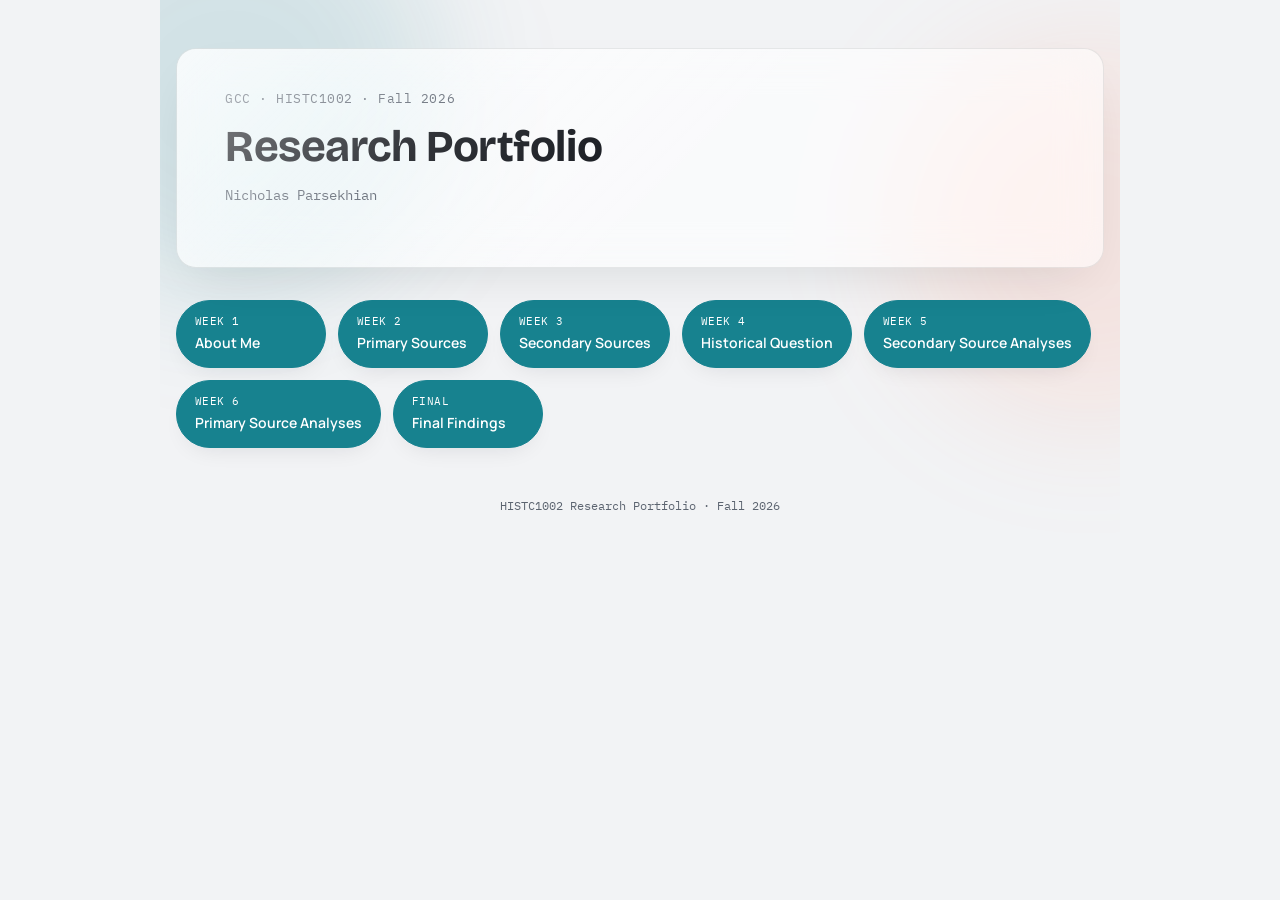
<file: index.html>
<!DOCTYPE html>
<html lang="en">
<head>
<meta charset="UTF-8">
<meta name="viewport" content="width=device-width, initial-scale=1.0">
<title>Research Portfolio — HISTC1002</title>
<link rel="preconnect" href="https://fonts.googleapis.com">
<link rel="preconnect" href="https://fonts.gstatic.com" crossorigin>
<link href="https://fonts.googleapis.com/css2?family=Bricolage+Grotesque:opsz,wght@12..96,500;12..96,600;12..96,700&family=Manrope:wght@400;500;600;700&family=IBM+Plex+Mono:wght@400;500&display=swap" rel="stylesheet">
<link rel="stylesheet" href="styles.css">
</head>
<body>
<div class="page">
  <div class="bloom bloom-a"></div>
  <div class="bloom bloom-b"></div>

  <section class="hero glass">
    <p class="eyebrow">GCC · HISTC1002 · Fall 2026</p>
    <h1>Research Portfolio</h1>
    <p class="byline">Nicholas Parsekhian</p>
  </section>

  <nav aria-label="Portfolio sections">
    <ul class="nav-pills">
      <li>
        <a class="pill active" href="about.html">
          <span class="pill-week">WEEK 1</span>
          <span class="pill-label">About Me</span>
        </a>
      </li>
      <li>
        <a class="pill active" href="primary-sources.html">
          <span class="pill-week">WEEK 2</span>
          <span class="pill-label">Primary Sources</span>
        </a>
      </li>
      <li>
        <a class="pill active" href="secondary-sources.html">
          <span class="pill-week">WEEK 3</span>
          <span class="pill-label">Secondary Sources</span>
        </a>
      </li>
      <li>
        <a class="pill active" href="historical-question.html">
          <span class="pill-week">WEEK 4</span>
          <span class="pill-label">Historical Question</span>
        </a>
      </li>
      <li>
        <a class="pill active" href="secondary-source-analyses.html">
          <span class="pill-week">WEEK 5</span>
          <span class="pill-label">Secondary Source Analyses</span>
        </a>
      </li>
      <li>
        <a class="pill active" href="primary-source-analyses.html">
          <span class="pill-week">WEEK 6</span>
          <span class="pill-label">Primary Source Analyses</span>
        </a>
      </li>
      <li>
        <a class="pill active" href="final-findings.html">
          <span class="pill-week">FINAL</span>
          <span class="pill-label">Final Findings</span>
        </a>
      </li>
    </ul>
  </nav>

  <footer>HISTC1002 Research Portfolio &middot; Fall 2026</footer>
</div>
</body>
</html>
</file>
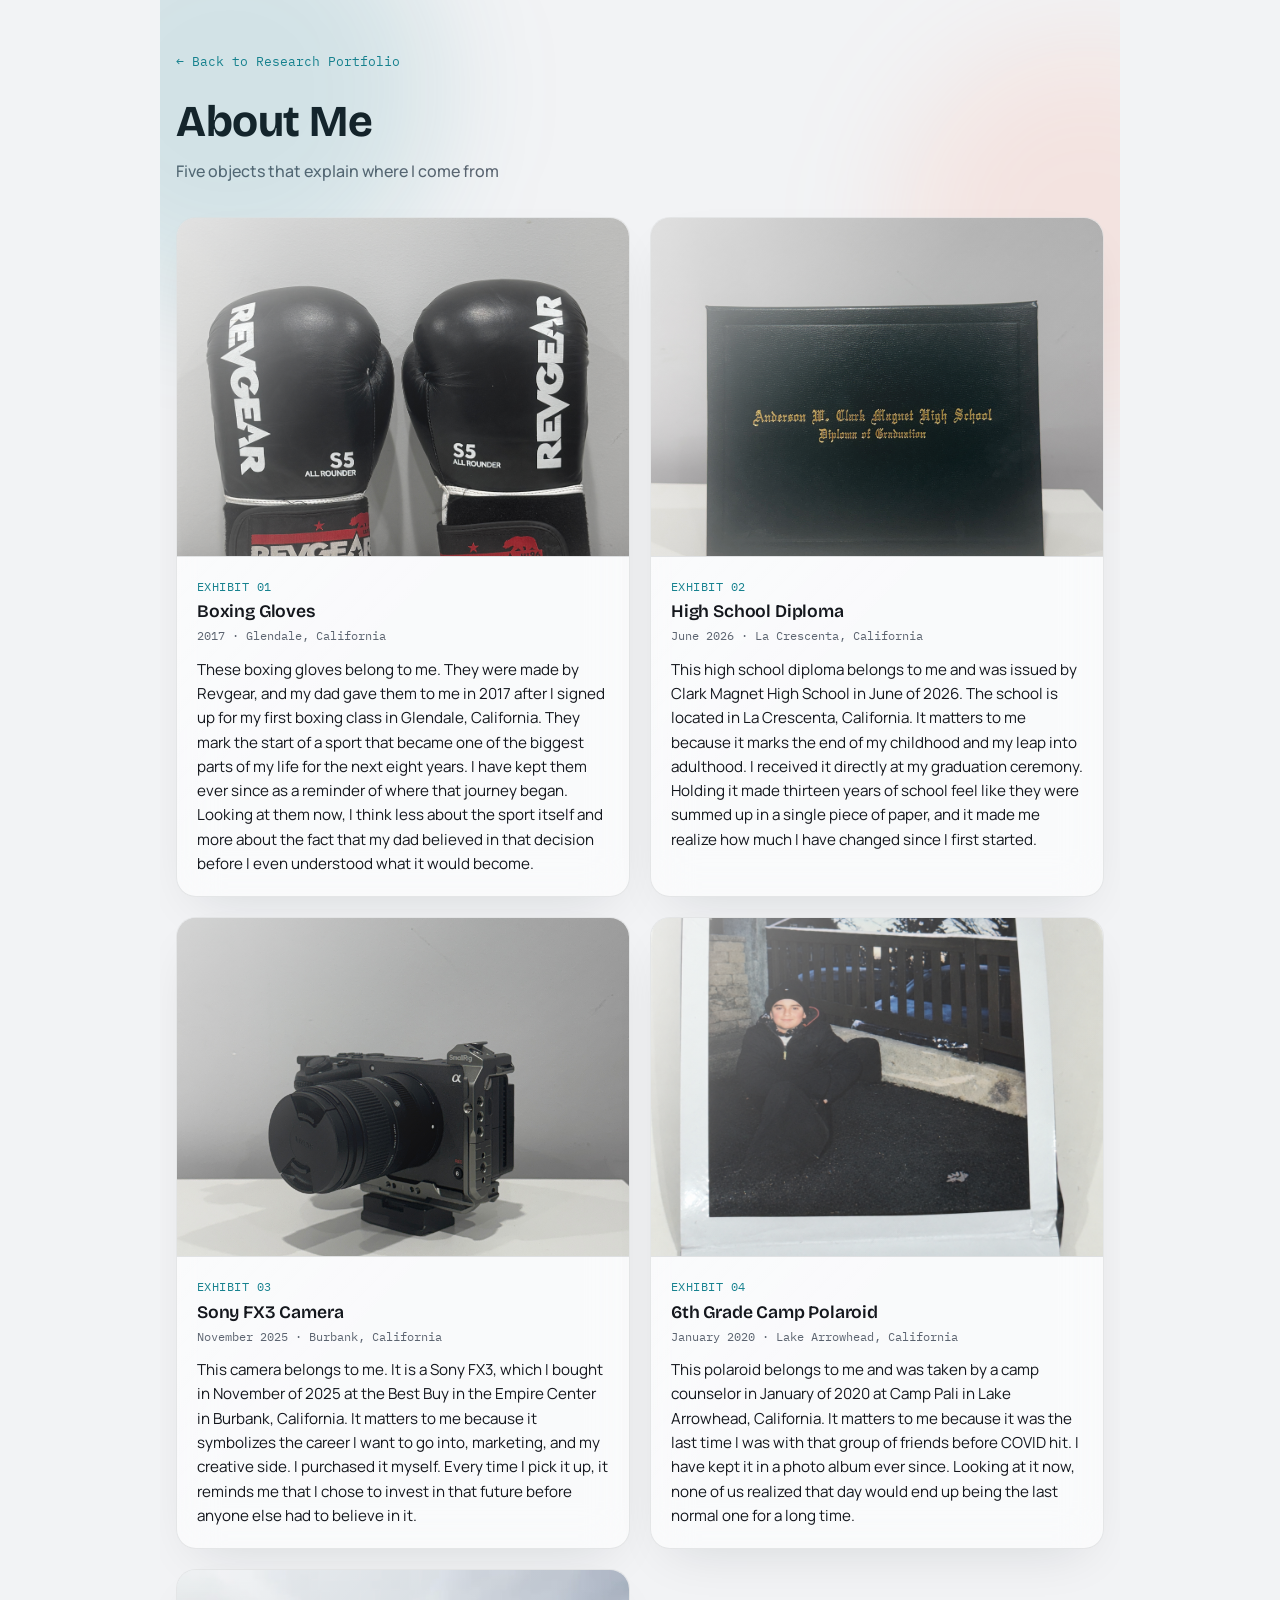
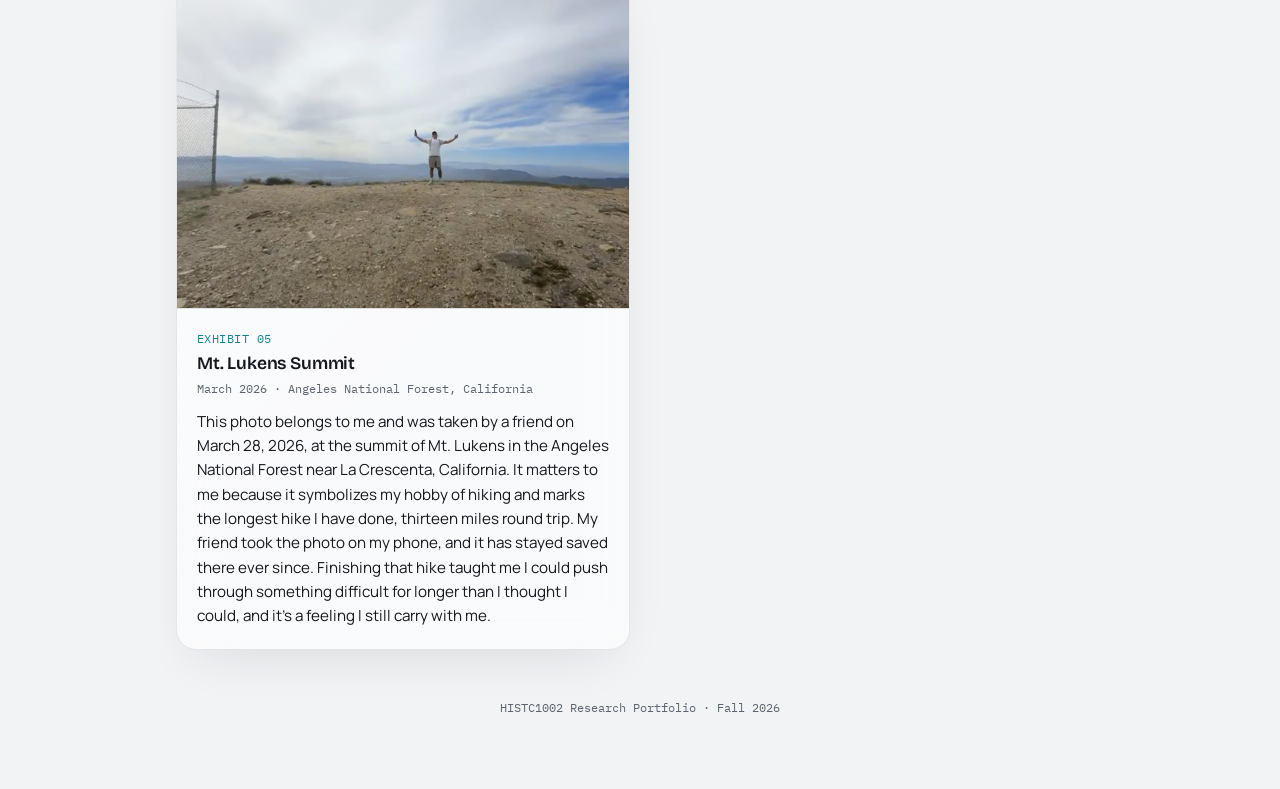
<file: about.html>
<!-- This page must not include anything with sensitive or legal information:
     no birth certificates, no marriage certificates, nothing with a social
     security number. -->
<!DOCTYPE html>
<html lang="en">
<head>
<meta charset="UTF-8">
<meta name="viewport" content="width=device-width, initial-scale=1.0">
<title>About Me — Research Portfolio</title>
<link rel="preconnect" href="https://fonts.googleapis.com">
<link rel="preconnect" href="https://fonts.gstatic.com" crossorigin>
<link href="https://fonts.googleapis.com/css2?family=Bricolage+Grotesque:opsz,wght@12..96,500;12..96,600;12..96,700&family=Manrope:wght@400;500;600;700&family=IBM+Plex+Mono:wght@400;500&display=swap" rel="stylesheet">
<link rel="stylesheet" href="styles.css">
</head>
<body>
<div class="page">
  <div class="bloom bloom-a"></div>
  <div class="bloom bloom-b"></div>

  <a class="back-link" href="index.html">&larr; Back to Research Portfolio</a>

  <header>
    <h1>About Me</h1>
    <p class="subtitle">Five objects that explain where I come from</p>
  </header>

  <div class="exhibit-grid">

    <article class="exhibit glass">
      <div class="exhibit-media">
        <img src="images/gloves.jpg" alt="Placeholder, replace with a photo of the boxing gloves">
      </div>
      <div class="exhibit-body">
        <p class="exhibit-number">EXHIBIT 01</p>
        <h2 class="exhibit-title">Boxing Gloves</h2>
        <p class="exhibit-meta">2017 · Glendale, California</p>
        <p class="exhibit-caption">These boxing gloves belong to me. They were made by Revgear, and my dad gave them to me in 2017 after I signed up for my first boxing class in Glendale, California. They mark the start of a sport that became one of the biggest parts of my life for the next eight years. I have kept them ever since as a reminder of where that journey began. Looking at them now, I think less about the sport itself and more about the fact that my dad believed in that decision before I even understood what it would become.</p>
      </div>
    </article>

    <article class="exhibit glass">
      <div class="exhibit-media">
        <img src="images/diploma.jpg" alt="Placeholder, replace with a photo of the high school diploma">
      </div>
      <div class="exhibit-body">
        <p class="exhibit-number">EXHIBIT 02</p>
        <h2 class="exhibit-title">High School Diploma</h2>
        <p class="exhibit-meta">June 2026 · La Crescenta, California</p>
        <p class="exhibit-caption">This high school diploma belongs to me and was issued by Clark Magnet High School in June of 2026. The school is located in La Crescenta, California. It matters to me because it marks the end of my childhood and my leap into adulthood. I received it directly at my graduation ceremony. Holding it made thirteen years of school feel like they were summed up in a single piece of paper, and it made me realize how much I have changed since I first started.</p>
      </div>
    </article>

    <article class="exhibit glass">
      <div class="exhibit-media">
        <img src="images/camera.jpg" alt="Placeholder, replace with a photo of the camera">
      </div>
      <div class="exhibit-body">
        <p class="exhibit-number">EXHIBIT 03</p>
        <h2 class="exhibit-title">Sony FX3 Camera</h2>
        <p class="exhibit-meta">November 2025 · Burbank, California</p>
        <p class="exhibit-caption">This camera belongs to me. It is a Sony FX3, which I bought in November of 2025 at the Best Buy in the Empire Center in Burbank, California. It matters to me because it symbolizes the career I want to go into, marketing, and my creative side. I purchased it myself. Every time I pick it up, it reminds me that I chose to invest in that future before anyone else had to believe in it.</p>
      </div>
    </article>

    <article class="exhibit glass">
      <div class="exhibit-media">
        <img src="images/camp-polaroid.png" alt="Placeholder, replace with the polaroid from camp">
      </div>
      <div class="exhibit-body">
        <p class="exhibit-number">EXHIBIT 04</p>
        <h2 class="exhibit-title">6th Grade Camp Polaroid</h2>
        <p class="exhibit-meta">January 2020 · Lake Arrowhead, California</p>
        <p class="exhibit-caption">This polaroid belongs to me and was taken by a camp counselor in January of 2020 at Camp Pali in Lake Arrowhead, California. It matters to me because it was the last time I was with that group of friends before COVID hit. I have kept it in a photo album ever since. Looking at it now, none of us realized that day would end up being the last normal one for a long time.</p>
      </div>
    </article>

    <article class="exhibit glass">
      <div class="exhibit-media">
        <img src="images/mt-lukens.jpg" alt="Placeholder, replace with the photo from Mt. Lukens">
      </div>
      <div class="exhibit-body">
        <p class="exhibit-number">EXHIBIT 05</p>
        <h2 class="exhibit-title">Mt. Lukens Summit</h2>
        <p class="exhibit-meta">March 2026 · Angeles National Forest, California</p>
        <p class="exhibit-caption">This photo belongs to me and was taken by a friend on March 28, 2026, at the summit of Mt. Lukens in the Angeles National Forest near La Crescenta, California. It matters to me because it symbolizes my hobby of hiking and marks the longest hike I have done, thirteen miles round trip. My friend took the photo on my phone, and it has stayed saved there ever since. Finishing that hike taught me I could push through something difficult for longer than I thought I could, and it's a feeling I still carry with me.</p>
      </div>
    </article>

  </div>

  <footer>HISTC1002 Research Portfolio &middot; Fall 2026</footer>
</div>
</body>
</html>
</file>
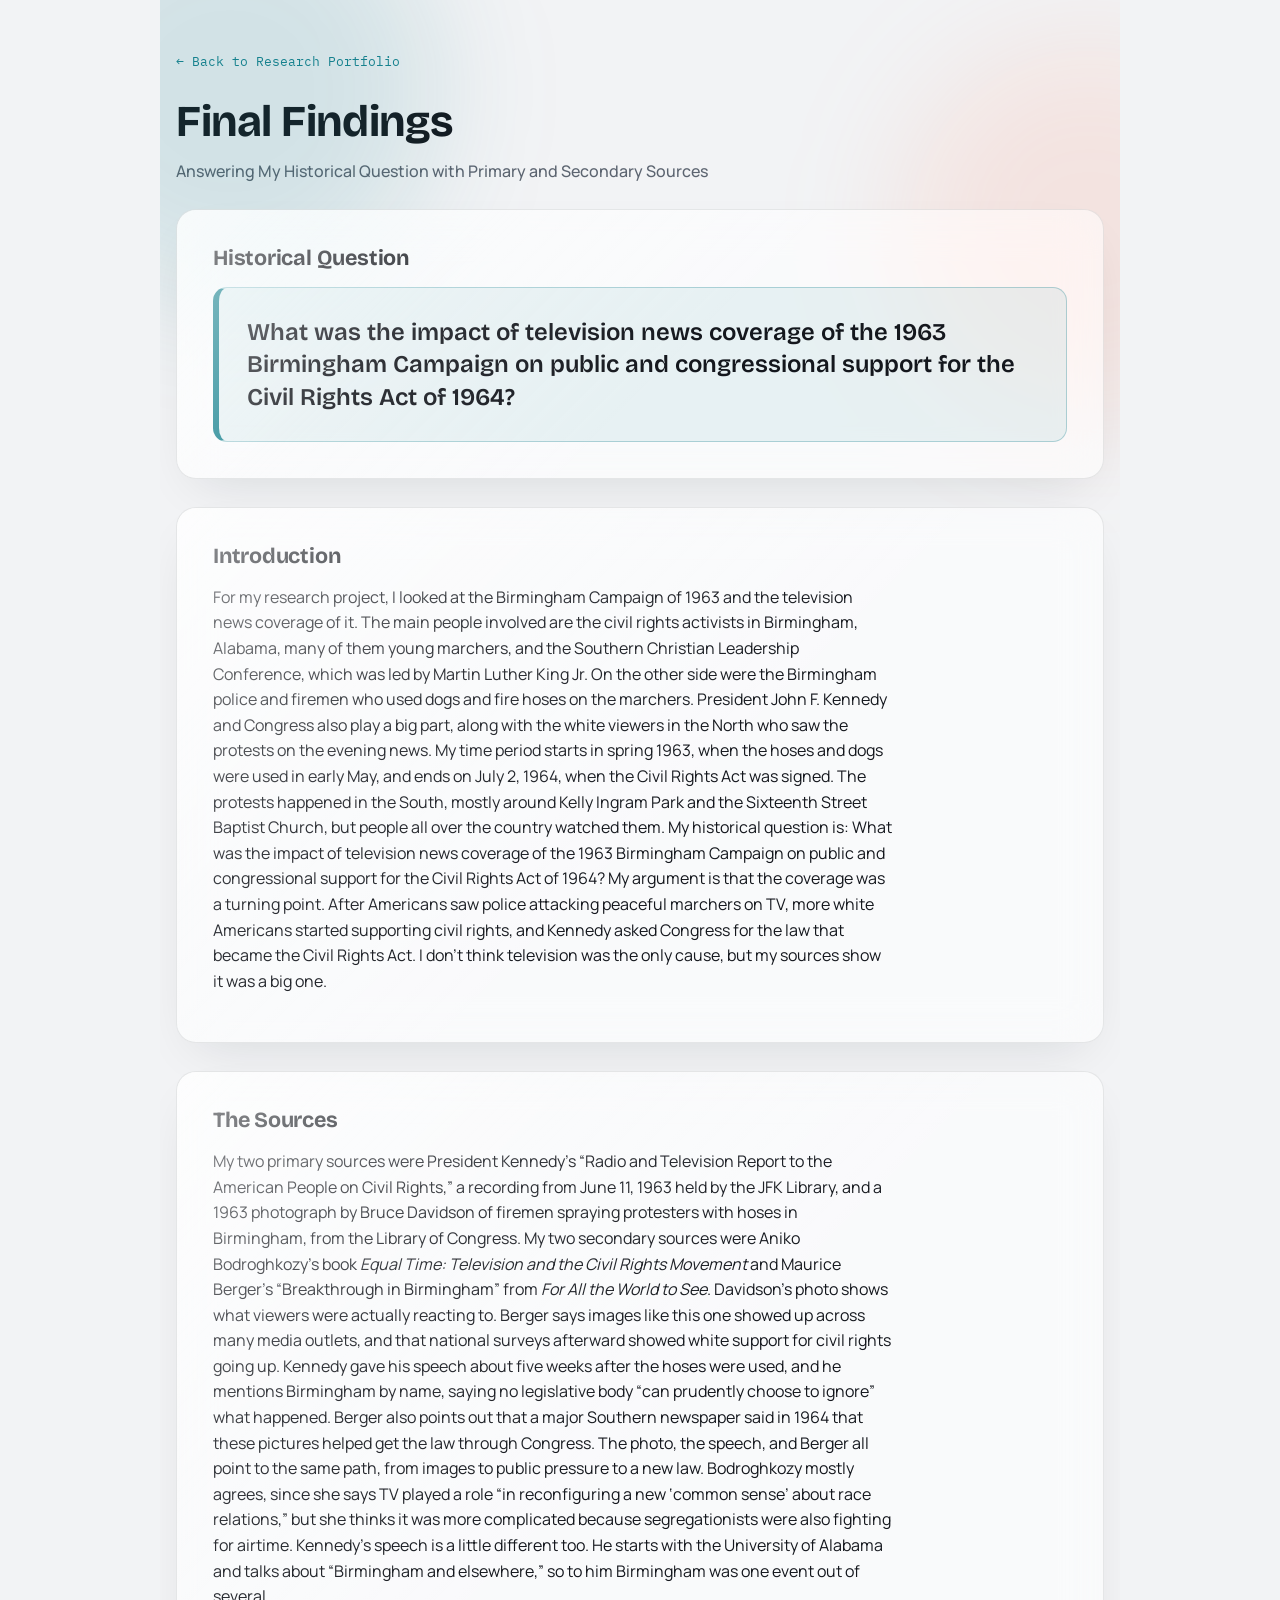
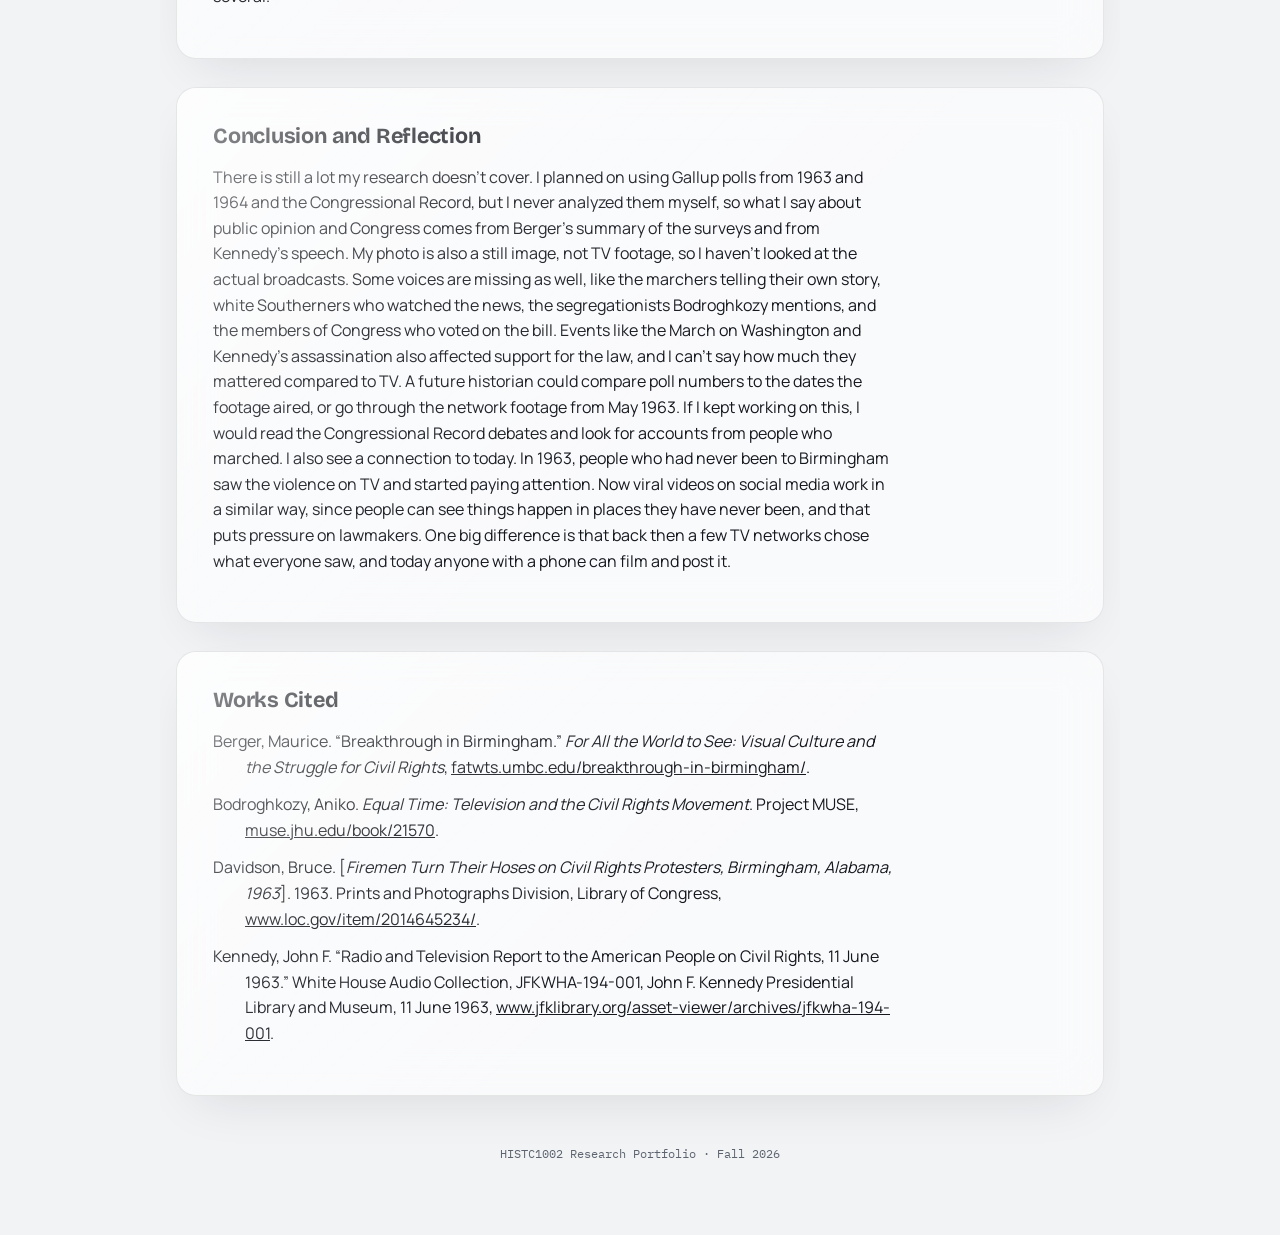
<file: final-findings.html>
<!DOCTYPE html>
<html lang="en">
<head>
<meta charset="UTF-8">
<meta name="viewport" content="width=device-width, initial-scale=1.0">
<title>Final Findings — Research Portfolio</title>
<link rel="preconnect" href="https://fonts.googleapis.com">
<link rel="preconnect" href="https://fonts.gstatic.com" crossorigin>
<link href="https://fonts.googleapis.com/css2?family=Bricolage+Grotesque:opsz,wght@12..96,500;12..96,600;12..96,700&family=Manrope:wght@400;500;600;700&family=IBM+Plex+Mono:wght@400;500&display=swap" rel="stylesheet">
<link rel="stylesheet" href="styles.css">
</head>
<body>
<div class="page">
  <div class="bloom bloom-a"></div>
  <div class="bloom bloom-b"></div>

  <a class="back-link" href="index.html">&larr; Back to Research Portfolio</a>

  <header>
    <h1>Final Findings</h1>
    <p class="subtitle">Answering My Historical Question with Primary and Secondary Sources</p>
  </header>

  <section class="content-section glass">
    <h2>Historical Question</h2>
    <blockquote class="question-callout">
      <p>What was the impact of television news coverage of the 1963 Birmingham Campaign on public and congressional support for the Civil Rights Act of 1964?</p>
    </blockquote>
  </section>

  <section class="content-section glass">
    <h2>Introduction</h2>
    <p>For my research project, I looked at the Birmingham Campaign of 1963 and the television news coverage of it. The main people involved are the civil rights activists in Birmingham, Alabama, many of them young marchers, and the Southern Christian Leadership Conference, which was led by Martin Luther King Jr. On the other side were the Birmingham police and firemen who used dogs and fire hoses on the marchers. President John F. Kennedy and Congress also play a big part, along with the white viewers in the North who saw the protests on the evening news. My time period starts in spring 1963, when the hoses and dogs were used in early May, and ends on July 2, 1964, when the Civil Rights Act was signed. The protests happened in the South, mostly around Kelly Ingram Park and the Sixteenth Street Baptist Church, but people all over the country watched them. My historical question is: What was the impact of television news coverage of the 1963 Birmingham Campaign on public and congressional support for the Civil Rights Act of 1964? My argument is that the coverage was a turning point. After Americans saw police attacking peaceful marchers on TV, more white Americans started supporting civil rights, and Kennedy asked Congress for the law that became the Civil Rights Act. I don&rsquo;t think television was the only cause, but my sources show it was a big one.</p>
  </section>

  <section class="content-section glass">
    <h2>The Sources</h2>
    <p>My two primary sources were President Kennedy&rsquo;s &ldquo;Radio and Television Report to the American People on Civil Rights,&rdquo; a recording from June 11, 1963 held by the JFK Library, and a 1963 photograph by Bruce Davidson of firemen spraying protesters with hoses in Birmingham, from the Library of Congress. My two secondary sources were Aniko Bodroghkozy&rsquo;s book <em>Equal Time: Television and the Civil Rights Movement</em> and Maurice Berger&rsquo;s &ldquo;Breakthrough in Birmingham&rdquo; from <em>For All the World to See</em>. Davidson&rsquo;s photo shows what viewers were actually reacting to. Berger says images like this one showed up across many media outlets, and that national surveys afterward showed white support for civil rights going up. Kennedy gave his speech about five weeks after the hoses were used, and he mentions Birmingham by name, saying no legislative body &ldquo;can prudently choose to ignore&rdquo; what happened. Berger also points out that a major Southern newspaper said in 1964 that these pictures helped get the law through Congress. The photo, the speech, and Berger all point to the same path, from images to public pressure to a new law. Bodroghkozy mostly agrees, since she says TV played a role &ldquo;in reconfiguring a new &lsquo;common sense&rsquo; about race relations,&rdquo; but she thinks it was more complicated because segregationists were also fighting for airtime. Kennedy&rsquo;s speech is a little different too. He starts with the University of Alabama and talks about &ldquo;Birmingham and elsewhere,&rdquo; so to him Birmingham was one event out of several.</p>
  </section>

  <section class="content-section glass">
    <h2>Conclusion and Reflection</h2>
    <p>There is still a lot my research doesn&rsquo;t cover. I planned on using Gallup polls from 1963 and 1964 and the Congressional Record, but I never analyzed them myself, so what I say about public opinion and Congress comes from Berger&rsquo;s summary of the surveys and from Kennedy&rsquo;s speech. My photo is also a still image, not TV footage, so I haven&rsquo;t looked at the actual broadcasts. Some voices are missing as well, like the marchers telling their own story, white Southerners who watched the news, the segregationists Bodroghkozy mentions, and the members of Congress who voted on the bill. Events like the March on Washington and Kennedy&rsquo;s assassination also affected support for the law, and I can&rsquo;t say how much they mattered compared to TV. A future historian could compare poll numbers to the dates the footage aired, or go through the network footage from May 1963. If I kept working on this, I would read the Congressional Record debates and look for accounts from people who marched. I also see a connection to today. In 1963, people who had never been to Birmingham saw the violence on TV and started paying attention. Now viral videos on social media work in a similar way, since people can see things happen in places they have never been, and that puts pressure on lawmakers. One big difference is that back then a few TV networks chose what everyone saw, and today anyone with a phone can film and post it.</p>
  </section>

  <section class="content-section glass works-cited">
    <h2>Works Cited</h2>
    <p>Berger, Maurice. &ldquo;Breakthrough in Birmingham.&rdquo; <em>For All the World to See: Visual Culture and the Struggle for Civil Rights</em>, <a class="source-link" href="https://fatwts.umbc.edu/breakthrough-in-birmingham/" target="_blank" rel="noopener">fatwts.umbc.edu/breakthrough-in-birmingham/</a>.</p>
    <p>Bodroghkozy, Aniko. <em>Equal Time: Television and the Civil Rights Movement</em>. Project MUSE, <a class="source-link" href="https://muse.jhu.edu/book/21570" target="_blank" rel="noopener">muse.jhu.edu/book/21570</a>.</p>
    <p>Davidson, Bruce. [<em>Firemen Turn Their Hoses on Civil Rights Protesters, Birmingham, Alabama, 1963</em>]. 1963. Prints and Photographs Division, Library of Congress, <a class="source-link" href="https://www.loc.gov/item/2014645234/" target="_blank" rel="noopener">www.loc.gov/item/2014645234/</a>.</p>
    <p>Kennedy, John F. &ldquo;Radio and Television Report to the American People on Civil Rights, 11 June 1963.&rdquo; White House Audio Collection, JFKWHA-194-001, John F. Kennedy Presidential Library and Museum, 11 June 1963, <a class="source-link" href="https://www.jfklibrary.org/asset-viewer/archives/jfkwha-194-001" target="_blank" rel="noopener">www.jfklibrary.org/asset-viewer/archives/jfkwha-194-001</a>.</p>
  </section>

  <footer>HISTC1002 Research Portfolio &middot; Fall 2026</footer>
</div>
</body>
</html>
</file>
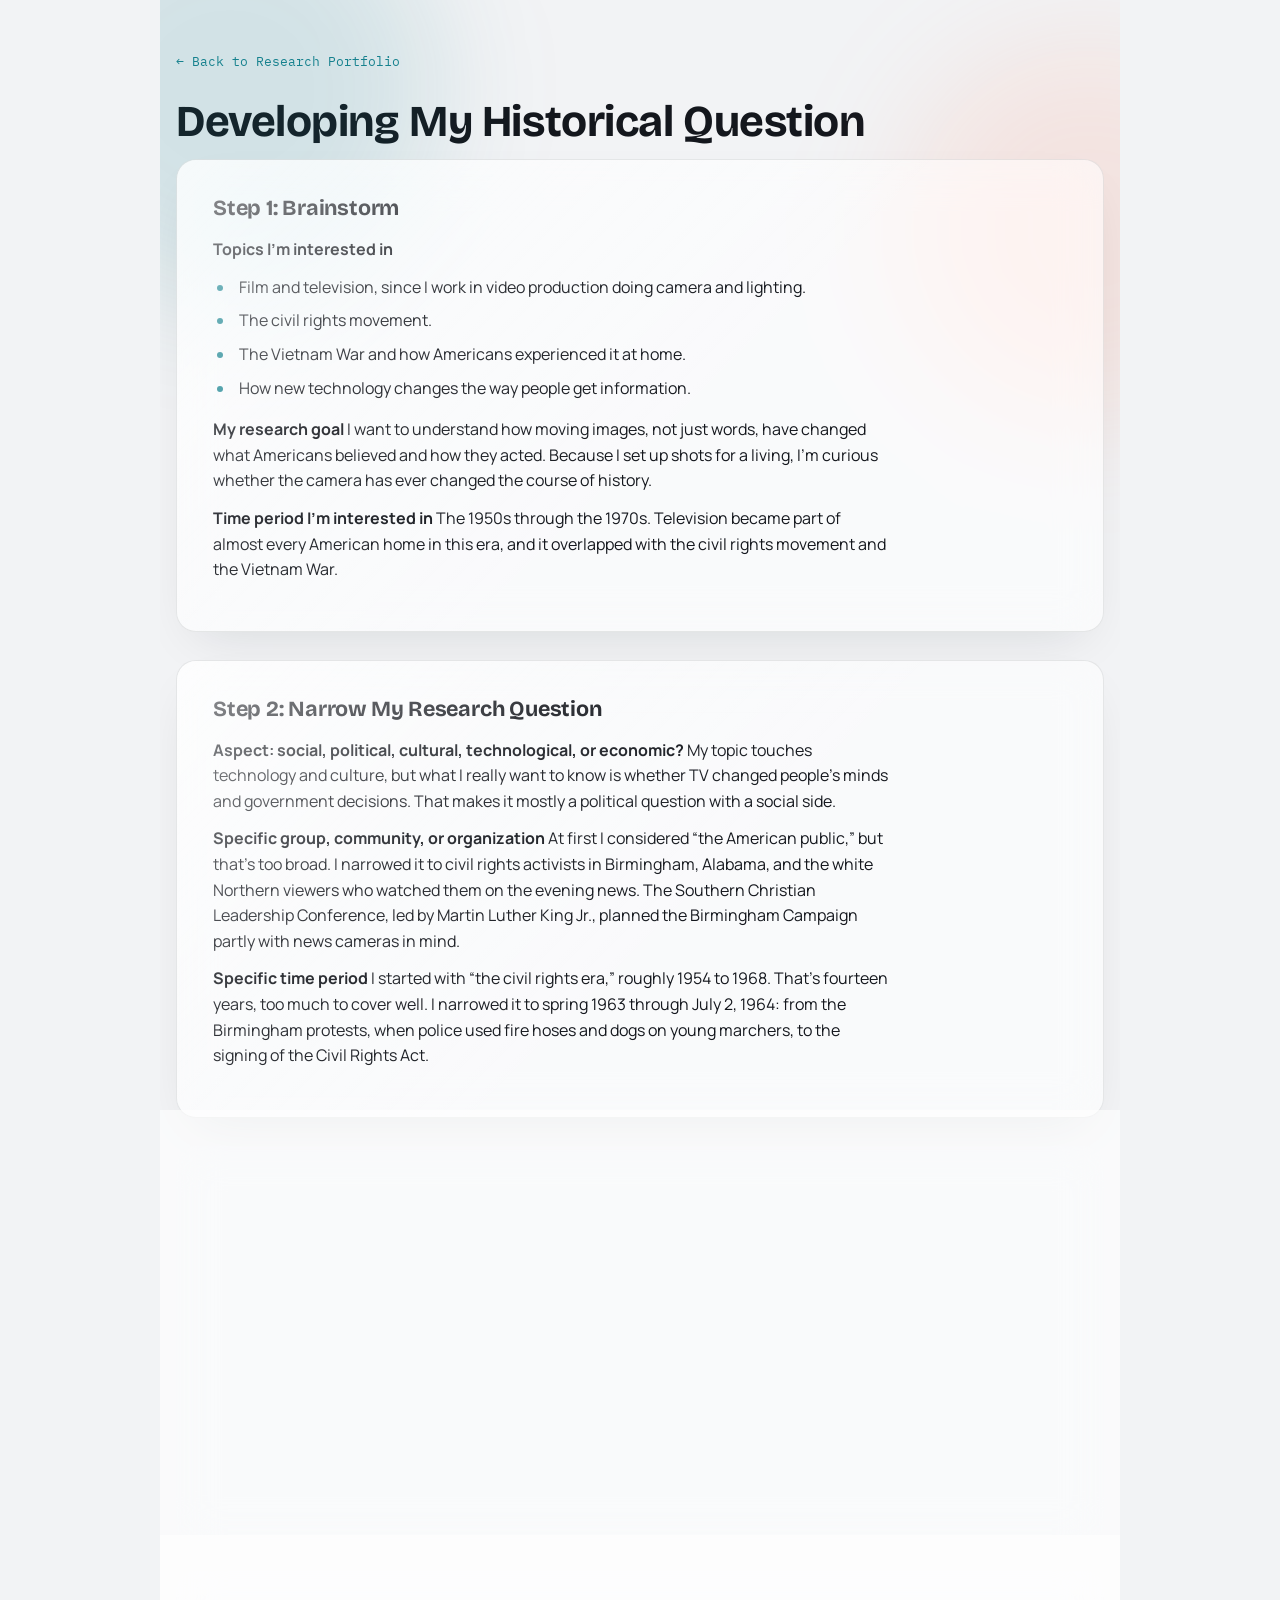
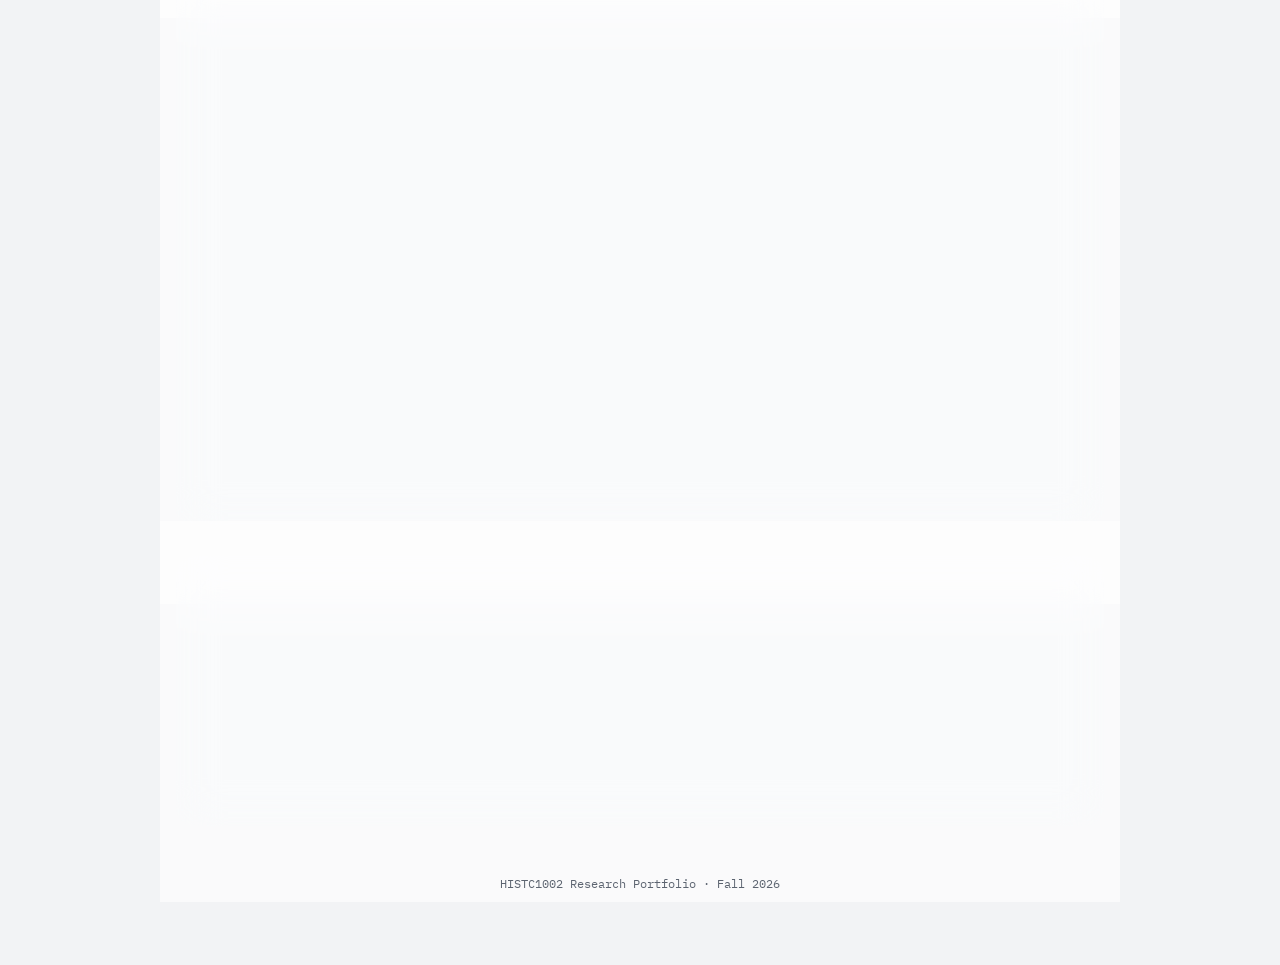
<file: historical-question.html>
<!-- This page must not include anything with sensitive or legal information:
     no birth certificates, no marriage certificates, nothing with a social
     security number. -->
<!DOCTYPE html>
<html lang="en">
<head>
<meta charset="UTF-8">
<meta name="viewport" content="width=device-width, initial-scale=1.0">
<title>Historical Question — Research Portfolio</title>
<link rel="preconnect" href="https://fonts.googleapis.com">
<link rel="preconnect" href="https://fonts.gstatic.com" crossorigin>
<link href="https://fonts.googleapis.com/css2?family=Bricolage+Grotesque:opsz,wght@12..96,500;12..96,600;12..96,700&family=Manrope:wght@400;500;600;700&family=IBM+Plex+Mono:wght@400;500&display=swap" rel="stylesheet">
<link rel="stylesheet" href="styles.css">
</head>
<body>
<div class="page">
  <div class="bloom bloom-a"></div>
  <div class="bloom bloom-b"></div>

  <a class="back-link" href="index.html">&larr; Back to Research Portfolio</a>

  <header>
    <h1>Developing My Historical Question</h1>
  </header>

  <section class="content-section glass">
    <h2>Step 1: Brainstorm</h2>
    <p><strong>Topics I&rsquo;m interested in</strong></p>
    <ul class="content-list">
      <li>Film and television, since I work in video production doing camera and lighting.</li>
      <li>The civil rights movement.</li>
      <li>The Vietnam War and how Americans experienced it at home.</li>
      <li>How new technology changes the way people get information.</li>
    </ul>
    <p><strong>My research goal</strong> I want to understand how moving images, not just words, have changed what Americans believed and how they acted. Because I set up shots for a living, I&rsquo;m curious whether the camera has ever changed the course of history.</p>
    <p><strong>Time period I&rsquo;m interested in</strong> The 1950s through the 1970s. Television became part of almost every American home in this era, and it overlapped with the civil rights movement and the Vietnam War.</p>
  </section>

  <section class="content-section glass">
    <h2>Step 2: Narrow My Research Question</h2>
    <p><strong>Aspect: social, political, cultural, technological, or economic?</strong> My topic touches technology and culture, but what I really want to know is whether TV changed people&rsquo;s minds and government decisions. That makes it mostly a political question with a social side.</p>
    <p><strong>Specific group, community, or organization</strong> At first I considered &ldquo;the American public,&rdquo; but that&rsquo;s too broad. I narrowed it to civil rights activists in Birmingham, Alabama, and the white Northern viewers who watched them on the evening news. The Southern Christian Leadership Conference, led by Martin Luther King Jr., planned the Birmingham Campaign partly with news cameras in mind.</p>
    <p><strong>Specific time period</strong> I started with &ldquo;the civil rights era,&rdquo; roughly 1954 to 1968. That&rsquo;s fourteen years, too much to cover well. I narrowed it to spring 1963 through July 2, 1964: from the Birmingham protests, when police used fire hoses and dogs on young marchers, to the signing of the Civil Rights Act.</p>
  </section>

  <section class="content-section glass">
    <h2>Step 3: Write My Question</h2>
    <p>I tried several question stems to see which fit best:</p>
    <ol class="content-list">
      <li>Why was television historically important? Way too broad. This could be a whole book.</li>
      <li>What were the consequences of television coverage of the civil rights movement? Better, but the movement lasted years and had many campaigns.</li>
      <li>In what ways did public opinion on civil rights change between 1963 and 1964? Specific in time, but it drops the part I care about most, which is television.</li>
      <li>What was the impact of television news coverage of the 1963 Birmingham Campaign on public and congressional support for the Civil Rights Act of 1964? This connects one event, one medium, and one outcome. <strong>This is my question.</strong></li>
    </ol>
  </section>

  <section class="content-section glass">
    <h2>Step 4: Test My Question</h2>
    <p><strong>Is it clear?</strong> Yes. I read it aloud to check the grammar and wording. It names exactly what I&rsquo;m studying: TV news coverage, the Birmingham Campaign, and support for the Civil Rights Act.</p>
    <p><strong>Is it achievable?</strong> Yes. I can use:</p>
    <ul class="content-list">
      <li>Gallup polls from 1963 and 1964 on civil rights.</li>
      <li>Archived news footage and photographs from Birmingham.</li>
      <li>President Kennedy&rsquo;s June 11, 1963 civil rights address, which came just weeks after Birmingham.</li>
      <li>The Congressional Record and newspaper coverage of the Civil Rights Act debate.</li>
      <li>Scholarly books and articles on media and the civil rights movement, available through the library database.</li>
    </ul>
    <p><strong>Is it precise?</strong> Mostly. One risk is that it&rsquo;s hard to prove television alone caused support to change, since other events also mattered, like the March on Washington and Kennedy&rsquo;s assassination. When I answer the question, I&rsquo;ll treat television coverage as one major factor and compare it with these other events, rather than claiming it was the only cause.</p>
  </section>

  <section class="content-section glass">
    <h2>My Final Historical Question</h2>
    <blockquote class="question-callout">
      <p>What was the impact of television news coverage of the 1963 Birmingham Campaign on public and congressional support for the Civil Rights Act of 1964?</p>
    </blockquote>
  </section>

  <footer>HISTC1002 Research Portfolio &middot; Fall 2026</footer>
</div>
</body>
</html>
</file>
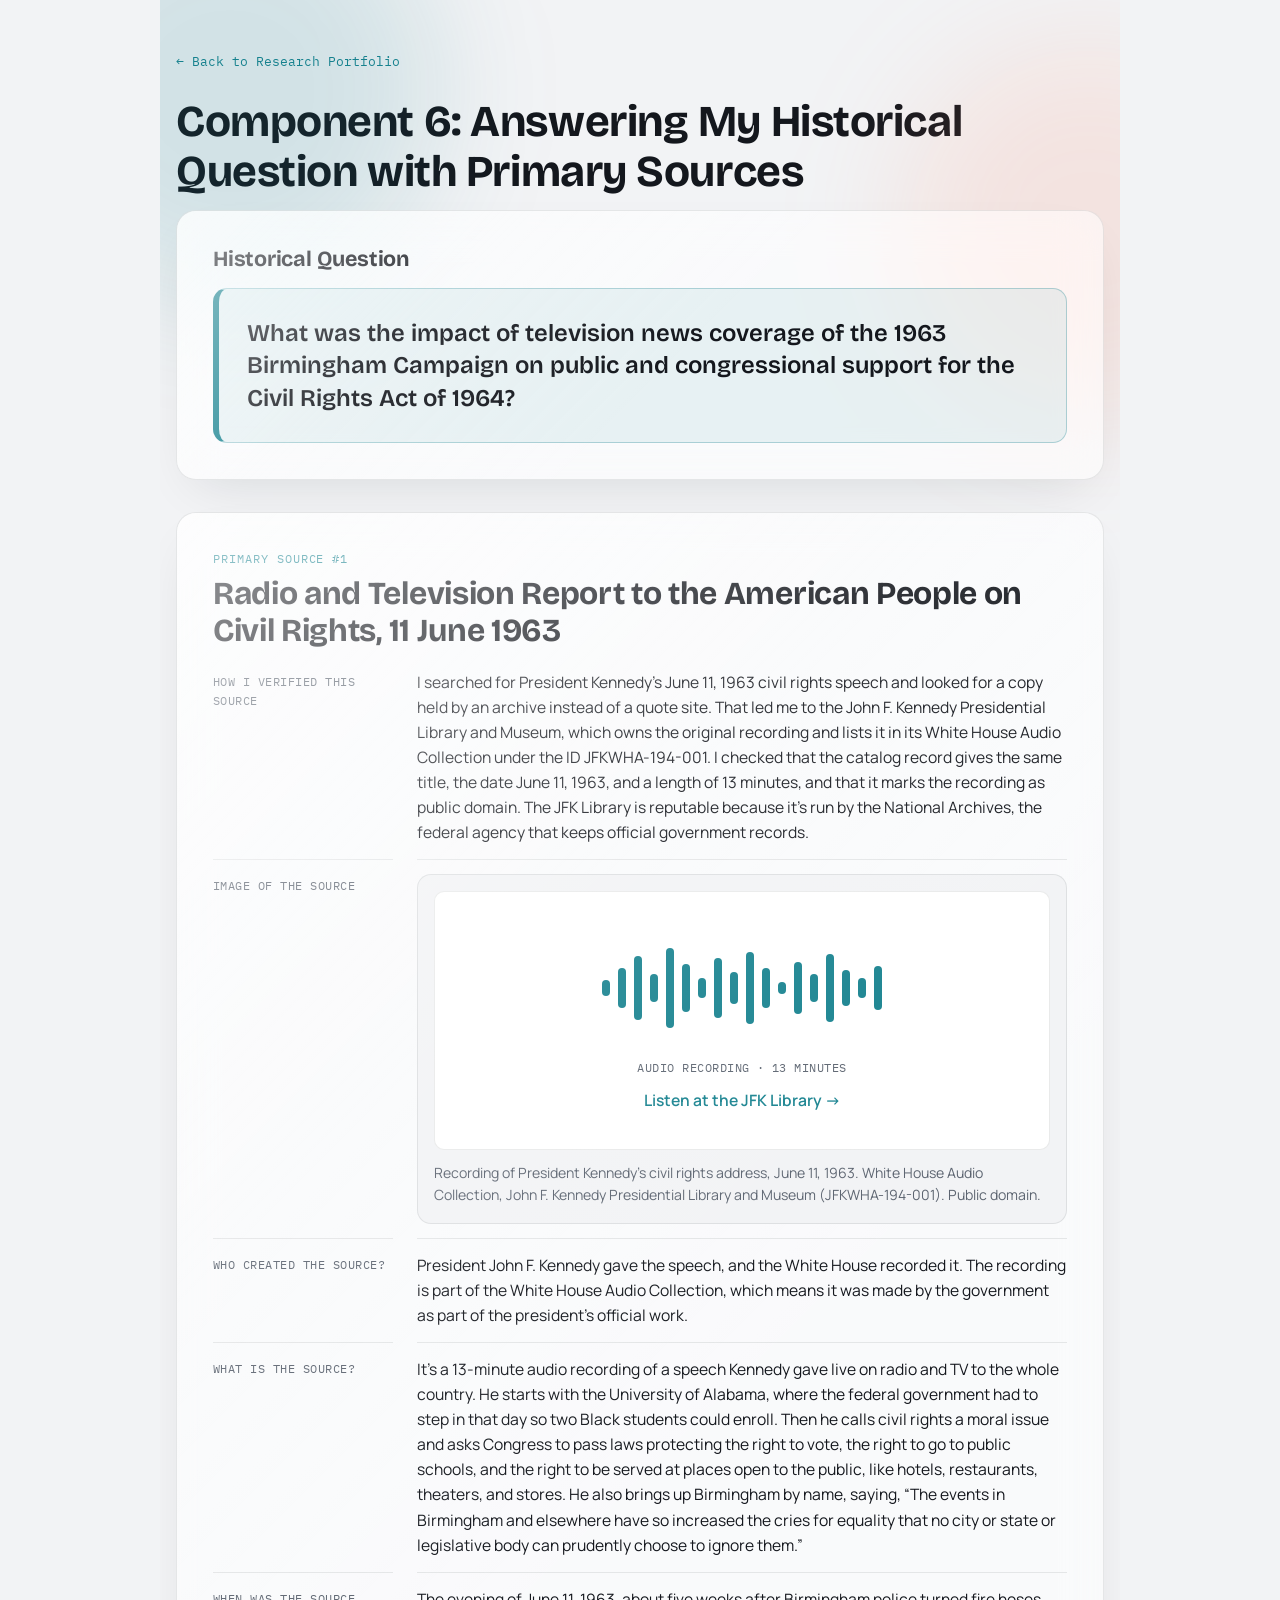
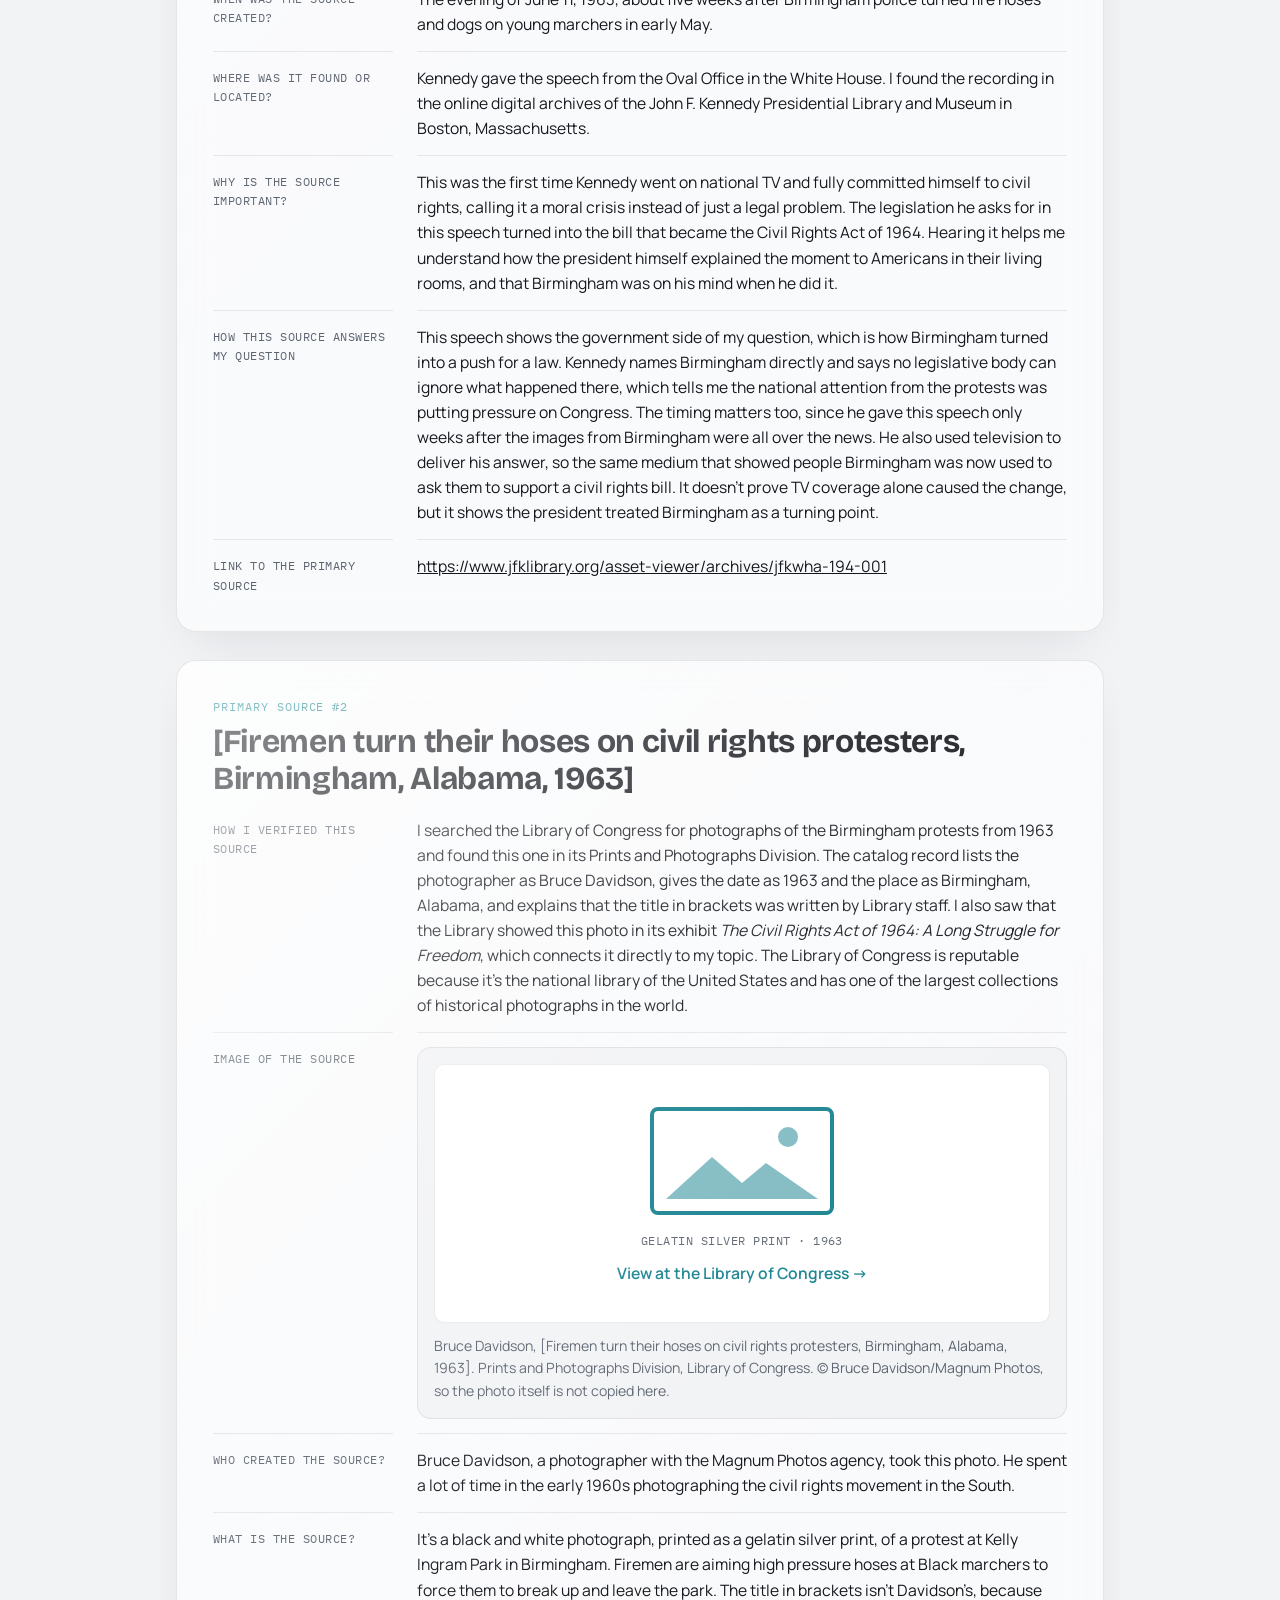
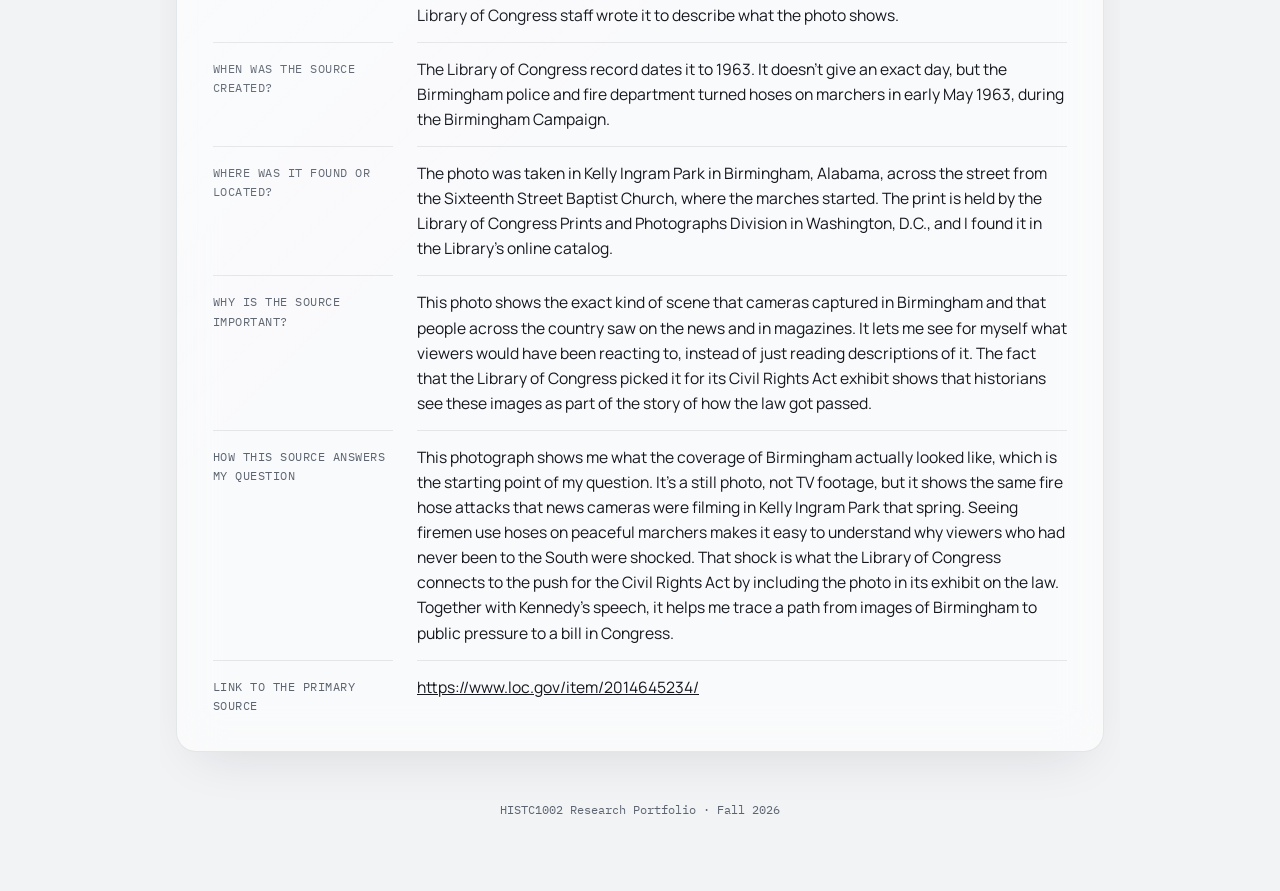
<file: primary-source-analyses.html>
<!DOCTYPE html>
<html lang="en">
<head>
<meta charset="UTF-8">
<meta name="viewport" content="width=device-width, initial-scale=1.0">
<title>Primary Source Analyses — Research Portfolio</title>
<link rel="preconnect" href="https://fonts.googleapis.com">
<link rel="preconnect" href="https://fonts.gstatic.com" crossorigin>
<link href="https://fonts.googleapis.com/css2?family=Bricolage+Grotesque:opsz,wght@12..96,500;12..96,600;12..96,700&family=Manrope:wght@400;500;600;700&family=IBM+Plex+Mono:wght@400;500&display=swap" rel="stylesheet">
<link rel="stylesheet" href="styles.css">
</head>
<body>
<div class="page">
  <div class="bloom bloom-a"></div>
  <div class="bloom bloom-b"></div>

  <a class="back-link" href="index.html">&larr; Back to Research Portfolio</a>

  <header>
    <h1>Component 6: Answering My Historical Question with Primary Sources</h1>
  </header>

  <section class="content-section glass">
    <h2>Historical Question</h2>
    <blockquote class="question-callout">
      <p>What was the impact of television news coverage of the 1963 Birmingham Campaign on public and congressional support for the Civil Rights Act of 1964?</p>
    </blockquote>
  </section>

  <div class="source-stack">

    <article class="source glass">
      <header class="source-header">
        <p class="source-eyebrow">PRIMARY SOURCE #1</p>
        <h2 class="source-title">Radio and Television Report to the American People on Civil Rights, 11 June 1963</h2>
      </header>
      <dl class="source-rows">
        <dt>How I verified this source</dt>
        <dd>I searched for President Kennedy&rsquo;s June 11, 1963 civil rights speech and looked for a copy held by an archive instead of a quote site. That led me to the John F. Kennedy Presidential Library and Museum, which owns the original recording and lists it in its White House Audio Collection under the ID JFKWHA-194-001. I checked that the catalog record gives the same title, the date June 11, 1963, and a length of 13 minutes, and that it marks the recording as public domain. The JFK Library is reputable because it&rsquo;s run by the National Archives, the federal agency that keeps official government records.</dd>

        <dt>Image of the source</dt>
        <dd>
          <figure class="source-media source-thumb-figure">
            <a class="source-thumb" href="https://www.jfklibrary.org/asset-viewer/archives/jfkwha-194-001" target="_blank" rel="noopener">
              <svg class="source-thumb-art" viewBox="0 0 320 120" role="img" aria-label="Thumbnail for the JFK Library&rsquo;s audio recording of President Kennedy&rsquo;s June 11, 1963 civil rights address">
                <g fill="currentColor">
                  <rect x="20" y="52" width="8" height="16" rx="4"/><rect x="36" y="40" width="8" height="40" rx="4"/><rect x="52" y="28" width="8" height="64" rx="4"/><rect x="68" y="46" width="8" height="28" rx="4"/><rect x="84" y="20" width="8" height="80" rx="4"/><rect x="100" y="36" width="8" height="48" rx="4"/><rect x="116" y="50" width="8" height="20" rx="4"/><rect x="132" y="30" width="8" height="60" rx="4"/><rect x="148" y="44" width="8" height="32" rx="4"/><rect x="164" y="24" width="8" height="72" rx="4"/><rect x="180" y="40" width="8" height="40" rx="4"/><rect x="196" y="54" width="8" height="12" rx="4"/><rect x="212" y="34" width="8" height="52" rx="4"/><rect x="228" y="46" width="8" height="28" rx="4"/><rect x="244" y="26" width="8" height="68" rx="4"/><rect x="260" y="42" width="8" height="36" rx="4"/><rect x="276" y="50" width="8" height="20" rx="4"/><rect x="292" y="38" width="8" height="44" rx="4"/>
                </g>
              </svg>
              <span class="source-thumb-label">Audio recording &middot; 13 minutes</span>
              <span class="source-thumb-cta">Listen at the JFK Library &rarr;</span>
            </a>
            <figcaption>Recording of President Kennedy&rsquo;s civil rights address, June 11, 1963. White House Audio Collection, John F. Kennedy Presidential Library and Museum (JFKWHA-194-001). Public domain.</figcaption>
          </figure>
        </dd>

        <dt>Who created the source?</dt>
        <dd>President John F. Kennedy gave the speech, and the White House recorded it. The recording is part of the White House Audio Collection, which means it was made by the government as part of the president&rsquo;s official work.</dd>

        <dt>What is the source?</dt>
        <dd>It&rsquo;s a 13-minute audio recording of a speech Kennedy gave live on radio and TV to the whole country. He starts with the University of Alabama, where the federal government had to step in that day so two Black students could enroll. Then he calls civil rights a moral issue and asks Congress to pass laws protecting the right to vote, the right to go to public schools, and the right to be served at places open to the public, like hotels, restaurants, theaters, and stores. He also brings up Birmingham by name, saying, &ldquo;The events in Birmingham and elsewhere have so increased the cries for equality that no city or state or legislative body can prudently choose to ignore them.&rdquo;</dd>

        <dt>When was the source created?</dt>
        <dd>The evening of June 11, 1963, about five weeks after Birmingham police turned fire hoses and dogs on young marchers in early May.</dd>

        <dt>Where was it found or located?</dt>
        <dd>Kennedy gave the speech from the Oval Office in the White House. I found the recording in the online digital archives of the John F. Kennedy Presidential Library and Museum in Boston, Massachusetts.</dd>

        <dt>Why is the source important?</dt>
        <dd>This was the first time Kennedy went on national TV and fully committed himself to civil rights, calling it a moral crisis instead of just a legal problem. The legislation he asks for in this speech turned into the bill that became the Civil Rights Act of 1964. Hearing it helps me understand how the president himself explained the moment to Americans in their living rooms, and that Birmingham was on his mind when he did it.</dd>

        <dt>How this source answers my question</dt>
        <dd>This speech shows the government side of my question, which is how Birmingham turned into a push for a law. Kennedy names Birmingham directly and says no legislative body can ignore what happened there, which tells me the national attention from the protests was putting pressure on Congress. The timing matters too, since he gave this speech only weeks after the images from Birmingham were all over the news. He also used television to deliver his answer, so the same medium that showed people Birmingham was now used to ask them to support a civil rights bill. It doesn&rsquo;t prove TV coverage alone caused the change, but it shows the president treated Birmingham as a turning point.</dd>

        <dt>Link to the primary source</dt>
        <dd><a class="source-link" href="https://www.jfklibrary.org/asset-viewer/archives/jfkwha-194-001" target="_blank" rel="noopener">https://www.jfklibrary.org/asset-viewer/archives/jfkwha-194-001</a></dd>
      </dl>
    </article>

    <article class="source glass">
      <header class="source-header">
        <p class="source-eyebrow">PRIMARY SOURCE #2</p>
        <h2 class="source-title">[Firemen turn their hoses on civil rights protesters, Birmingham, Alabama, 1963]</h2>
      </header>
      <dl class="source-rows">
        <dt>How I verified this source</dt>
        <dd>I searched the Library of Congress for photographs of the Birmingham protests from 1963 and found this one in its Prints and Photographs Division. The catalog record lists the photographer as Bruce Davidson, gives the date as 1963 and the place as Birmingham, Alabama, and explains that the title in brackets was written by Library staff. I also saw that the Library showed this photo in its exhibit <em>The Civil Rights Act of 1964: A Long Struggle for Freedom</em>, which connects it directly to my topic. The Library of Congress is reputable because it&rsquo;s the national library of the United States and has one of the largest collections of historical photographs in the world.</dd>

        <dt>Image of the source</dt>
        <dd>
          <figure class="source-media source-thumb-figure">
            <a class="source-thumb" href="https://www.loc.gov/item/2014645234/" target="_blank" rel="noopener">
              <svg class="source-thumb-art" viewBox="0 0 320 120" role="img" aria-label="Thumbnail linking to Bruce Davidson&rsquo;s 1963 photograph of firemen spraying civil rights protesters with hoses in Birmingham, Alabama, at the Library of Congress">
                <rect x="70" y="8" width="180" height="104" rx="6" fill="none" stroke="currentColor" stroke-width="4"/>
                <path d="M84 98 L130 56 L160 82 L184 62 L236 98 Z" fill="currentColor" opacity=".55"/>
                <circle cx="206" cy="36" r="10" fill="currentColor" opacity=".55"/>
              </svg>
              <span class="source-thumb-label">Gelatin silver print &middot; 1963</span>
              <span class="source-thumb-cta">View at the Library of Congress &rarr;</span>
            </a>
            <figcaption>Bruce Davidson, [Firemen turn their hoses on civil rights protesters, Birmingham, Alabama, 1963]. Prints and Photographs Division, Library of Congress. &copy; Bruce Davidson/Magnum Photos, so the photo itself is not copied here.</figcaption>
          </figure>
        </dd>

        <dt>Who created the source?</dt>
        <dd>Bruce Davidson, a photographer with the Magnum Photos agency, took this photo. He spent a lot of time in the early 1960s photographing the civil rights movement in the South.</dd>

        <dt>What is the source?</dt>
        <dd>It&rsquo;s a black and white photograph, printed as a gelatin silver print, of a protest at Kelly Ingram Park in Birmingham. Firemen are aiming high pressure hoses at Black marchers to force them to break up and leave the park. The title in brackets isn&rsquo;t Davidson&rsquo;s, because Library of Congress staff wrote it to describe what the photo shows.</dd>

        <dt>When was the source created?</dt>
        <dd>The Library of Congress record dates it to 1963. It doesn&rsquo;t give an exact day, but the Birmingham police and fire department turned hoses on marchers in early May 1963, during the Birmingham Campaign.</dd>

        <dt>Where was it found or located?</dt>
        <dd>The photo was taken in Kelly Ingram Park in Birmingham, Alabama, across the street from the Sixteenth Street Baptist Church, where the marches started. The print is held by the Library of Congress Prints and Photographs Division in Washington, D.C., and I found it in the Library&rsquo;s online catalog.</dd>

        <dt>Why is the source important?</dt>
        <dd>This photo shows the exact kind of scene that cameras captured in Birmingham and that people across the country saw on the news and in magazines. It lets me see for myself what viewers would have been reacting to, instead of just reading descriptions of it. The fact that the Library of Congress picked it for its Civil Rights Act exhibit shows that historians see these images as part of the story of how the law got passed.</dd>

        <dt>How this source answers my question</dt>
        <dd>This photograph shows me what the coverage of Birmingham actually looked like, which is the starting point of my question. It&rsquo;s a still photo, not TV footage, but it shows the same fire hose attacks that news cameras were filming in Kelly Ingram Park that spring. Seeing firemen use hoses on peaceful marchers makes it easy to understand why viewers who had never been to the South were shocked. That shock is what the Library of Congress connects to the push for the Civil Rights Act by including the photo in its exhibit on the law. Together with Kennedy&rsquo;s speech, it helps me trace a path from images of Birmingham to public pressure to a bill in Congress.</dd>

        <dt>Link to the primary source</dt>
        <dd><a class="source-link" href="https://www.loc.gov/item/2014645234/" target="_blank" rel="noopener">https://www.loc.gov/item/2014645234/</a></dd>
      </dl>
    </article>

  </div>

  <footer>HISTC1002 Research Portfolio &middot; Fall 2026</footer>
</div>
</body>
</html>
</file>
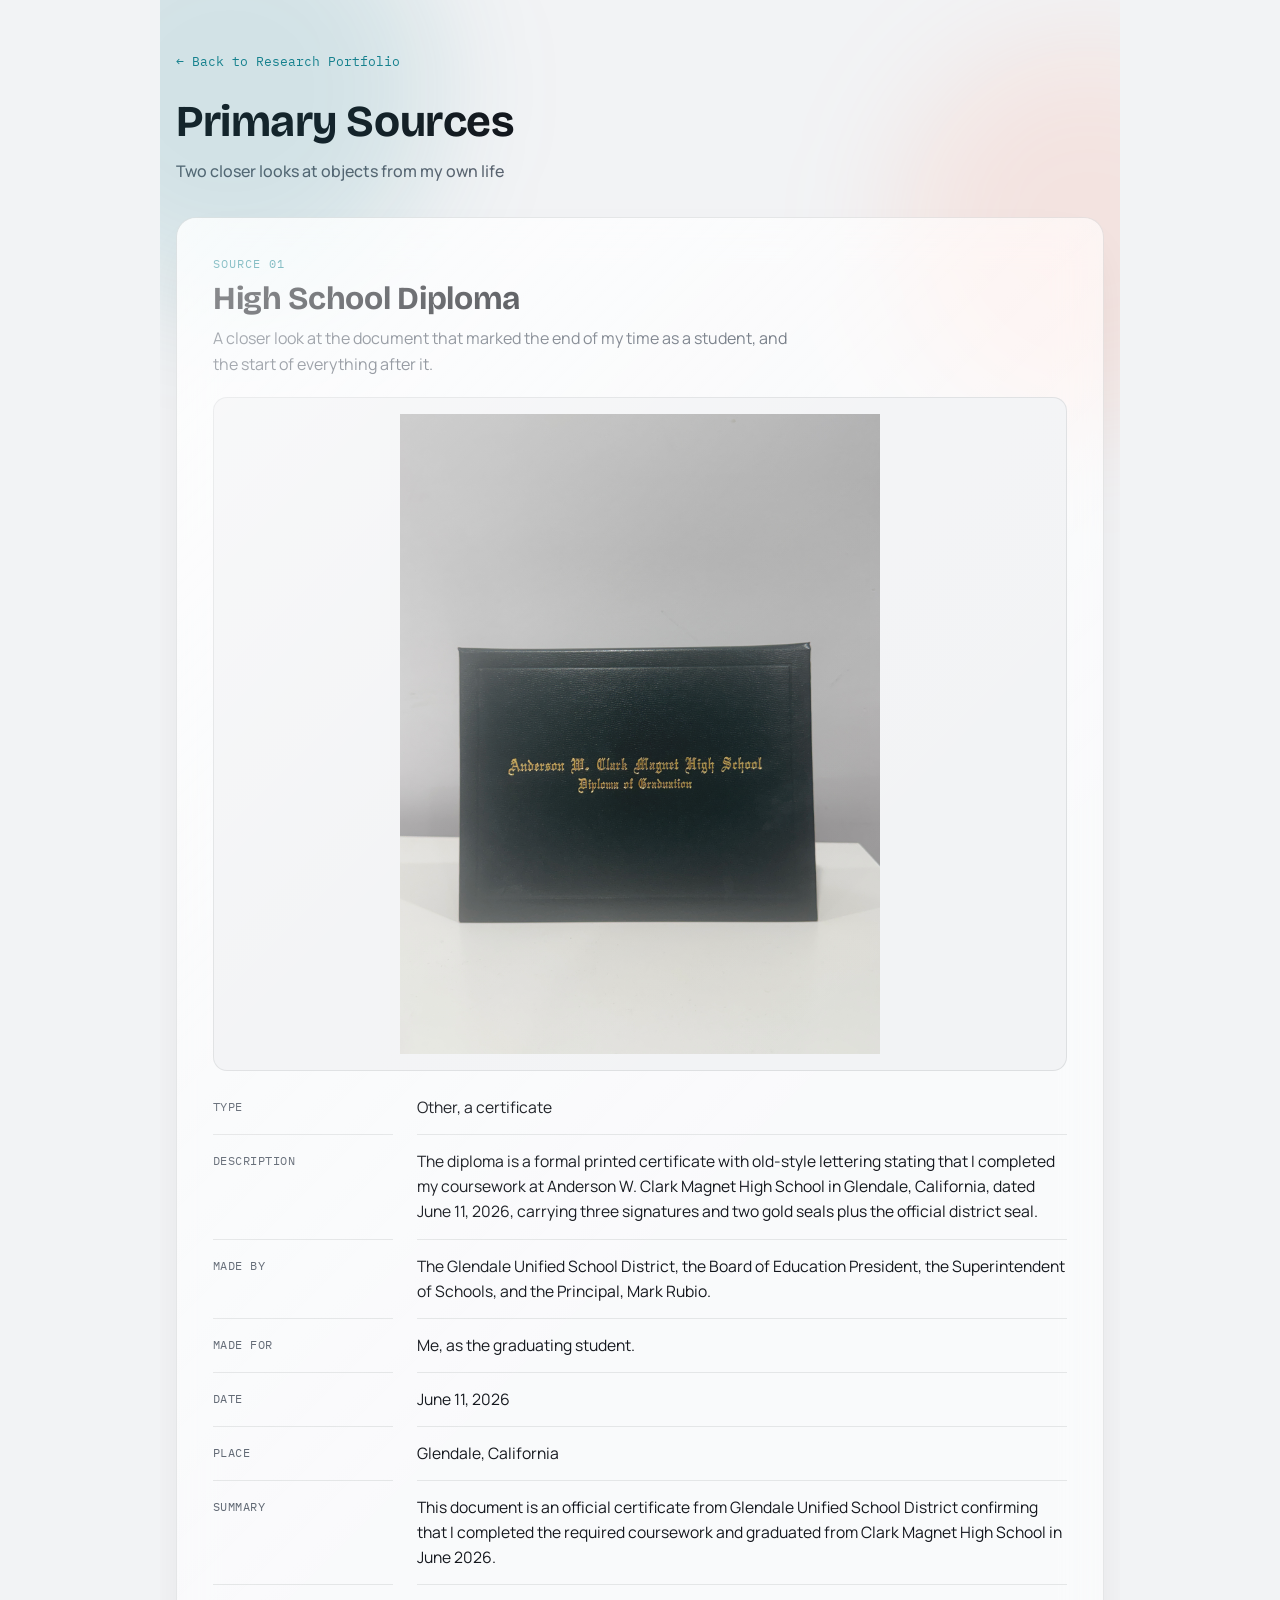
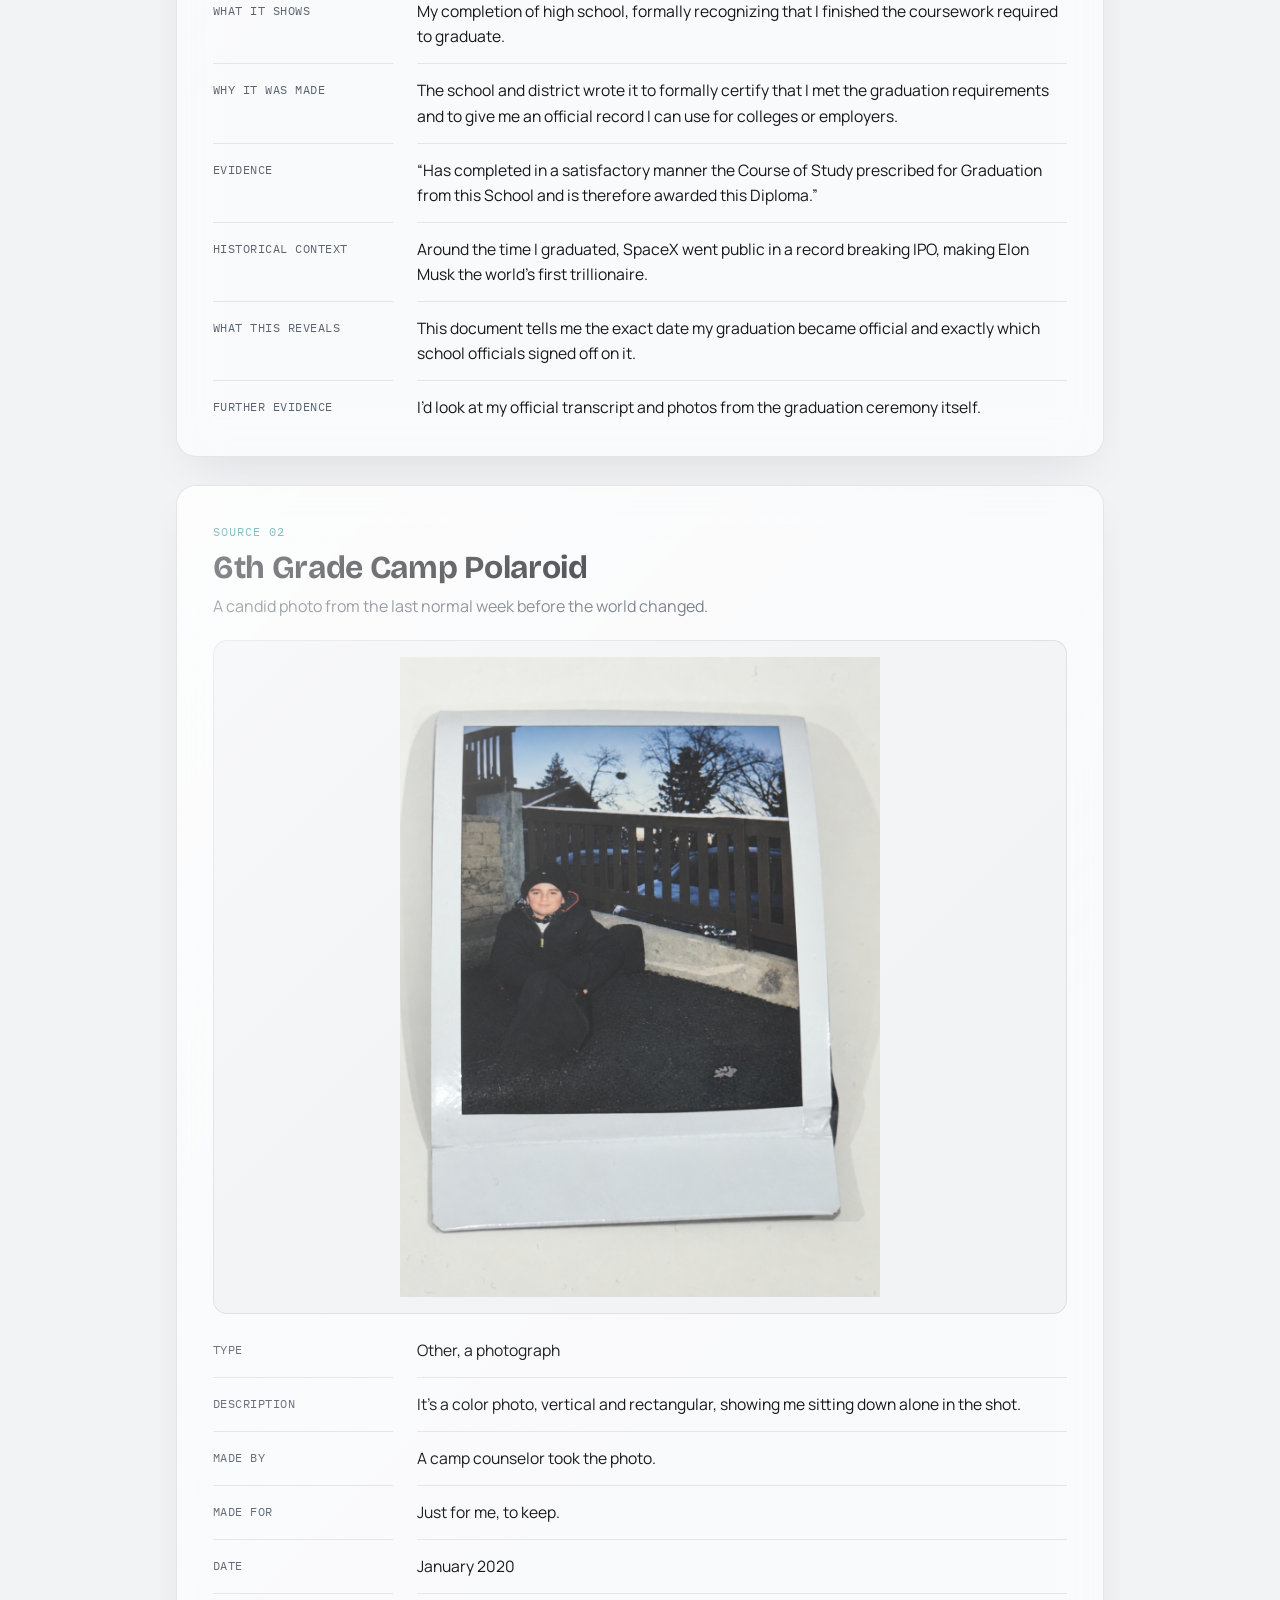
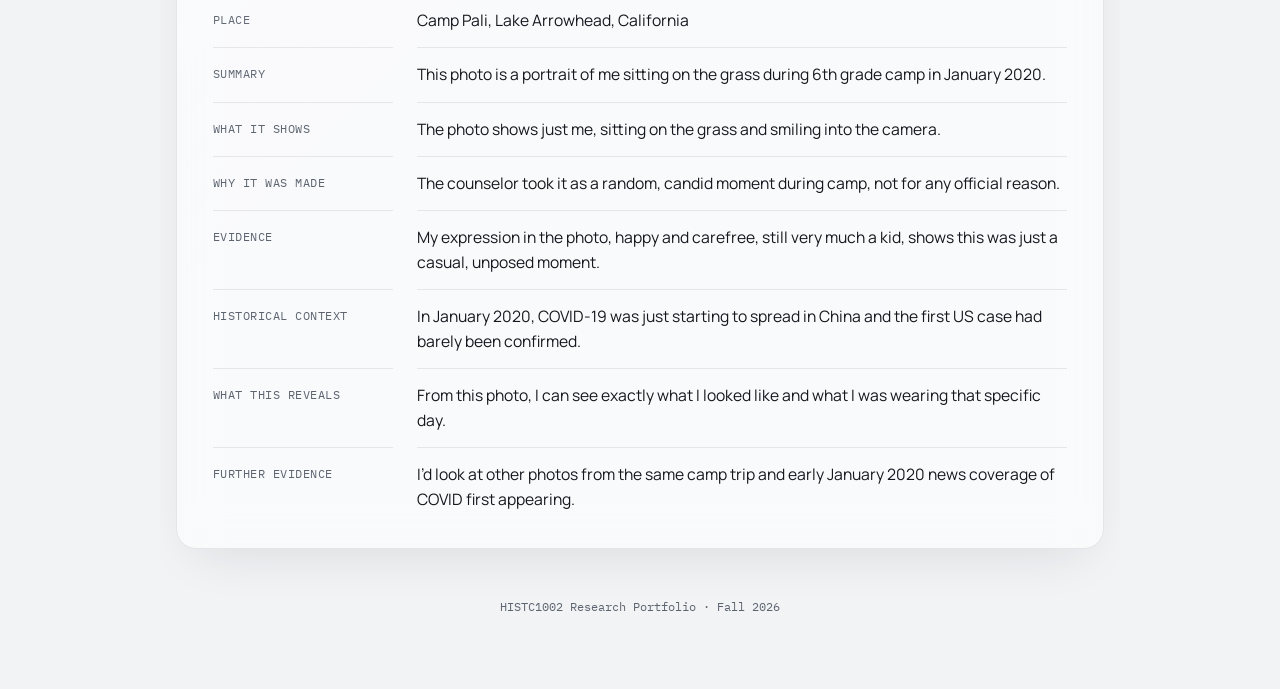
<file: primary-sources.html>
<!-- This page must not include anything with sensitive or legal information:
     no birth certificates, no marriage certificates, nothing with a social
     security number. -->
<!DOCTYPE html>
<html lang="en">
<head>
<meta charset="UTF-8">
<meta name="viewport" content="width=device-width, initial-scale=1.0">
<title>Primary Sources — Research Portfolio</title>
<link rel="preconnect" href="https://fonts.googleapis.com">
<link rel="preconnect" href="https://fonts.gstatic.com" crossorigin>
<link href="https://fonts.googleapis.com/css2?family=Bricolage+Grotesque:opsz,wght@12..96,500;12..96,600;12..96,700&family=Manrope:wght@400;500;600;700&family=IBM+Plex+Mono:wght@400;500&display=swap" rel="stylesheet">
<link rel="stylesheet" href="styles.css">
</head>
<body>
<div class="page">
  <div class="bloom bloom-a"></div>
  <div class="bloom bloom-b"></div>

  <a class="back-link" href="index.html">&larr; Back to Research Portfolio</a>

  <header>
    <h1>Primary Sources</h1>
    <p class="subtitle">Two closer looks at objects from my own life</p>
  </header>

  <div class="source-stack">

    <article class="source glass">
      <div class="source-header">
        <p class="source-eyebrow">SOURCE 01</p>
        <h2 class="source-title">High School Diploma</h2>
        <p class="source-intro">A closer look at the document that marked the end of my time as a student, and the start of everything after it.</p>
      </div>

      <div class="source-media">
        <img src="images/diploma.jpg" alt="My high school diploma from Clark Magnet High School">
      </div>

      <dl class="source-rows">
        <dt>Type</dt>
        <dd>Other, a certificate</dd>

        <dt>Description</dt>
        <dd>The diploma is a formal printed certificate with old-style lettering stating that I completed my coursework at Anderson W. Clark Magnet High School in Glendale, California, dated June 11, 2026, carrying three signatures and two gold seals plus the official district seal.</dd>

        <dt>Made by</dt>
        <dd>The Glendale Unified School District, the Board of Education President, the Superintendent of Schools, and the Principal, Mark Rubio.</dd>

        <dt>Made for</dt>
        <dd>Me, as the graduating student.</dd>

        <dt>Date</dt>
        <dd>June 11, 2026</dd>

        <dt>Place</dt>
        <dd>Glendale, California</dd>

        <dt>Summary</dt>
        <dd>This document is an official certificate from Glendale Unified School District confirming that I completed the required coursework and graduated from Clark Magnet High School in June 2026.</dd>

        <dt>What it shows</dt>
        <dd>My completion of high school, formally recognizing that I finished the coursework required to graduate.</dd>

        <dt>Why it was made</dt>
        <dd>The school and district wrote it to formally certify that I met the graduation requirements and to give me an official record I can use for colleges or employers.</dd>

        <dt>Evidence</dt>
        <dd>&ldquo;Has completed in a satisfactory manner the Course of Study prescribed for Graduation from this School and is therefore awarded this Diploma.&rdquo;</dd>

        <dt>Historical context</dt>
        <dd>Around the time I graduated, SpaceX went public in a record breaking IPO, making Elon Musk the world&rsquo;s first trillionaire.</dd>

        <dt>What this reveals</dt>
        <dd>This document tells me the exact date my graduation became official and exactly which school officials signed off on it.</dd>

        <dt>Further evidence</dt>
        <dd>I&rsquo;d look at my official transcript and photos from the graduation ceremony itself.</dd>
      </dl>
    </article>

    <article class="source glass">
      <div class="source-header">
        <p class="source-eyebrow">SOURCE 02</p>
        <h2 class="source-title">6th Grade Camp Polaroid</h2>
        <p class="source-intro">A candid photo from the last normal week before the world changed.</p>
      </div>

      <div class="source-media">
        <img src="images/camp-polaroid.png" alt="A photo of me at 6th grade camp in January 2020">
      </div>

      <dl class="source-rows">
        <dt>Type</dt>
        <dd>Other, a photograph</dd>

        <dt>Description</dt>
        <dd>It&rsquo;s a color photo, vertical and rectangular, showing me sitting down alone in the shot.</dd>

        <dt>Made by</dt>
        <dd>A camp counselor took the photo.</dd>

        <dt>Made for</dt>
        <dd>Just for me, to keep.</dd>

        <dt>Date</dt>
        <dd>January 2020</dd>

        <dt>Place</dt>
        <dd>Camp Pali, Lake Arrowhead, California</dd>

        <dt>Summary</dt>
        <dd>This photo is a portrait of me sitting on the grass during 6th grade camp in January 2020.</dd>

        <dt>What it shows</dt>
        <dd>The photo shows just me, sitting on the grass and smiling into the camera.</dd>

        <dt>Why it was made</dt>
        <dd>The counselor took it as a random, candid moment during camp, not for any official reason.</dd>

        <dt>Evidence</dt>
        <dd>My expression in the photo, happy and carefree, still very much a kid, shows this was just a casual, unposed moment.</dd>

        <dt>Historical context</dt>
        <dd>In January 2020, COVID-19 was just starting to spread in China and the first US case had barely been confirmed.</dd>

        <dt>What this reveals</dt>
        <dd>From this photo, I can see exactly what I looked like and what I was wearing that specific day.</dd>

        <dt>Further evidence</dt>
        <dd>I&rsquo;d look at other photos from the same camp trip and early January 2020 news coverage of COVID first appearing.</dd>
      </dl>
    </article>

  </div>

  <footer>HISTC1002 Research Portfolio &middot; Fall 2026</footer>
</div>
</body>
</html>
</file>
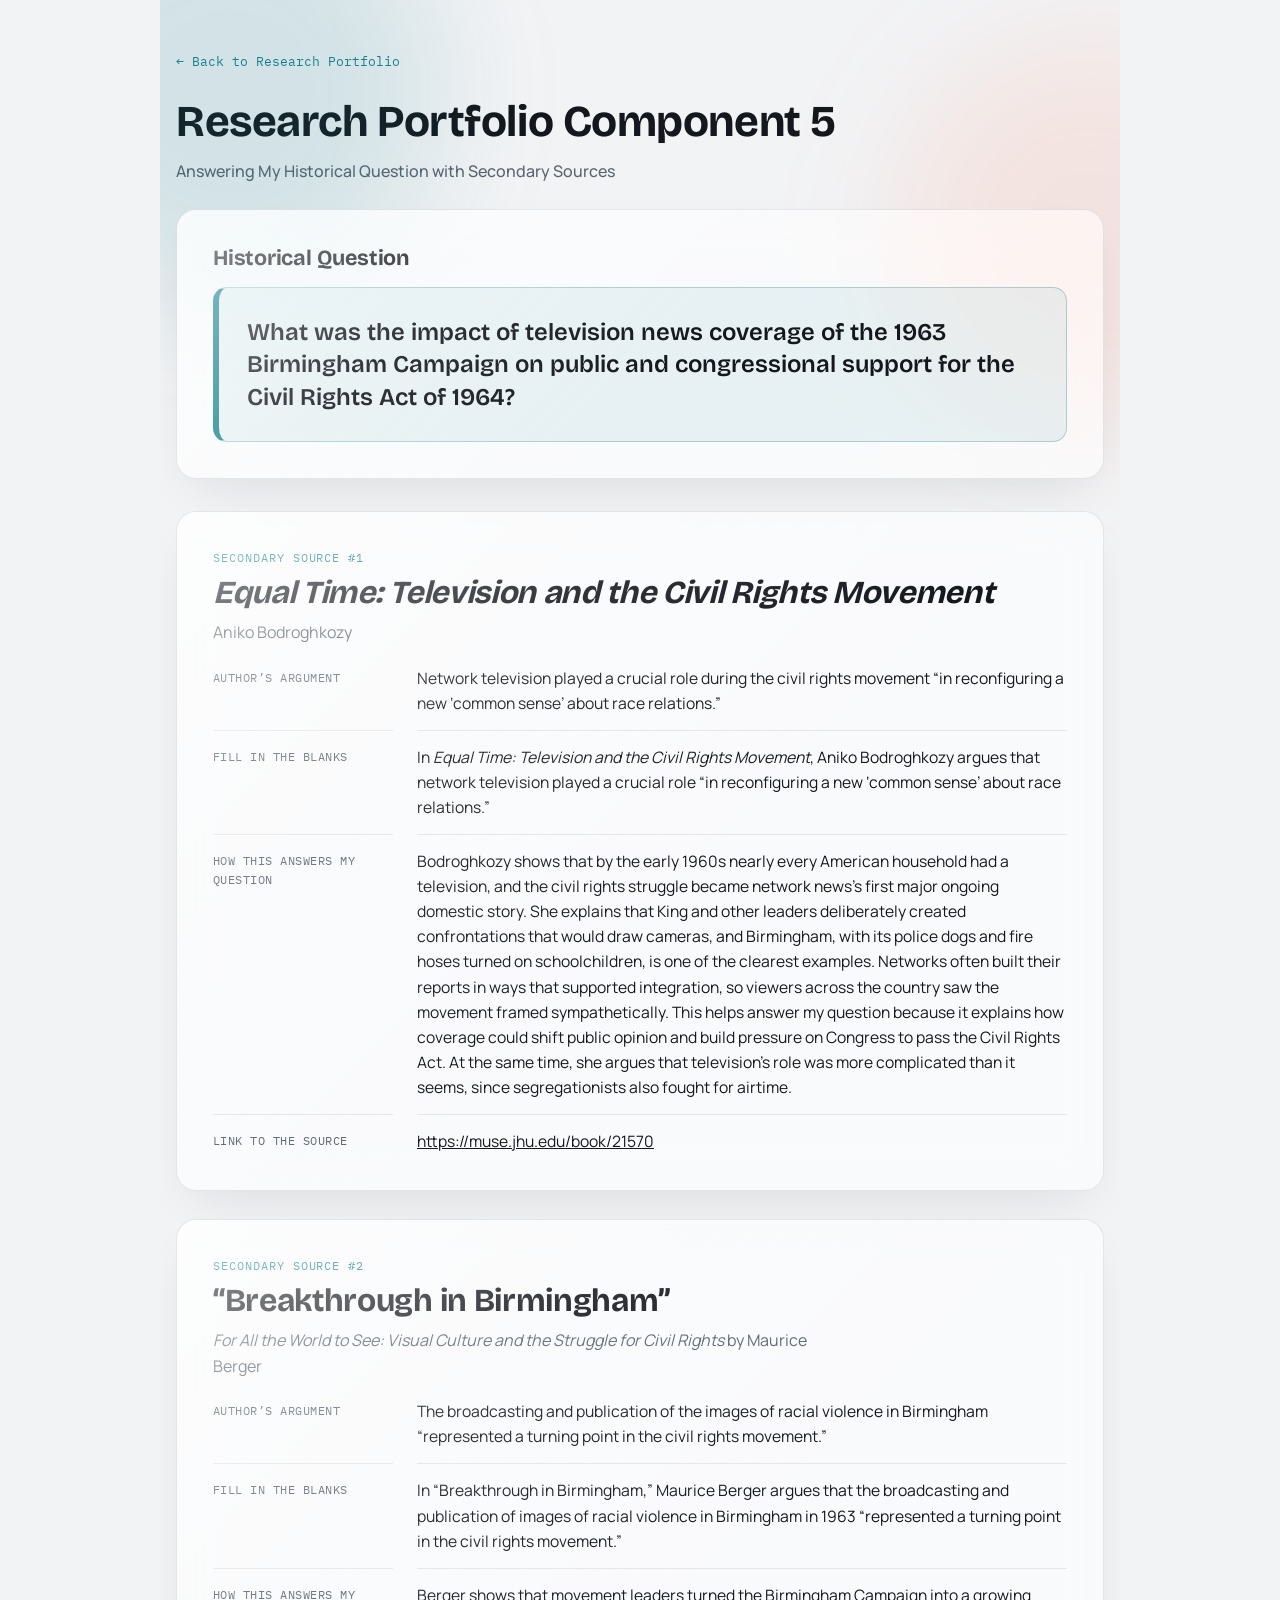
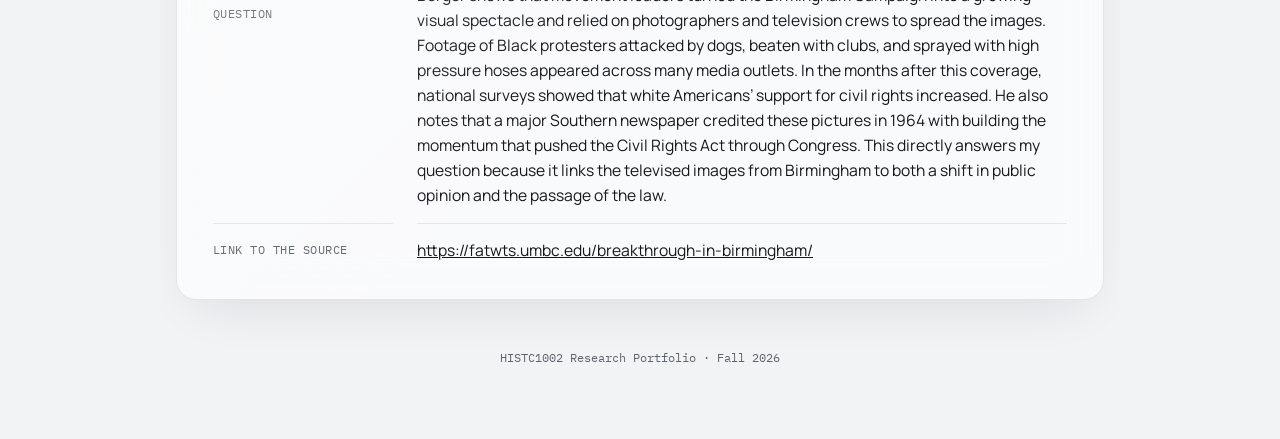
<file: secondary-source-analyses.html>
<!DOCTYPE html>
<html lang="en">
<head>
<meta charset="UTF-8">
<meta name="viewport" content="width=device-width, initial-scale=1.0">
<title>Secondary Source Analyses — Research Portfolio</title>
<link rel="preconnect" href="https://fonts.googleapis.com">
<link rel="preconnect" href="https://fonts.gstatic.com" crossorigin>
<link href="https://fonts.googleapis.com/css2?family=Bricolage+Grotesque:opsz,wght@12..96,500;12..96,600;12..96,700&family=Manrope:wght@400;500;600;700&family=IBM+Plex+Mono:wght@400;500&display=swap" rel="stylesheet">
<link rel="stylesheet" href="styles.css">
</head>
<body>
<div class="page">
  <div class="bloom bloom-a"></div>
  <div class="bloom bloom-b"></div>

  <a class="back-link" href="index.html">&larr; Back to Research Portfolio</a>

  <header>
    <h1>Research Portfolio Component 5</h1>
    <p class="subtitle">Answering My Historical Question with Secondary Sources</p>
  </header>

  <section class="content-section glass">
    <h2>Historical Question</h2>
    <blockquote class="question-callout">
      <p>What was the impact of television news coverage of the 1963 Birmingham Campaign on public and congressional support for the Civil Rights Act of 1964?</p>
    </blockquote>
  </section>

  <div class="source-stack">

    <article class="source glass">
      <header class="source-header">
        <p class="source-eyebrow">SECONDARY SOURCE #1</p>
        <h2 class="source-title"><em>Equal Time: Television and the Civil Rights Movement</em></h2>
        <p class="source-intro">Aniko Bodroghkozy</p>
      </header>
      <dl class="source-rows">
        <dt>Author&rsquo;s argument</dt>
        <dd>Network television played a crucial role during the civil rights movement &ldquo;in reconfiguring a new &lsquo;common sense&rsquo; about race relations.&rdquo;</dd>
        <dt>Fill in the blanks</dt>
        <dd>In <em>Equal Time: Television and the Civil Rights Movement</em>, Aniko Bodroghkozy argues that network television played a crucial role &ldquo;in reconfiguring a new &lsquo;common sense&rsquo; about race relations.&rdquo;</dd>
        <dt>How this answers my question</dt>
        <dd>Bodroghkozy shows that by the early 1960s nearly every American household had a television, and the civil rights struggle became network news&rsquo;s first major ongoing domestic story. She explains that King and other leaders deliberately created confrontations that would draw cameras, and Birmingham, with its police dogs and fire hoses turned on schoolchildren, is one of the clearest examples. Networks often built their reports in ways that supported integration, so viewers across the country saw the movement framed sympathetically. This helps answer my question because it explains how coverage could shift public opinion and build pressure on Congress to pass the Civil Rights Act. At the same time, she argues that television&rsquo;s role was more complicated than it seems, since segregationists also fought for airtime.</dd>
        <dt>Link to the source</dt>
        <dd><a class="source-link" href="https://muse.jhu.edu/book/21570" target="_blank" rel="noopener">https://muse.jhu.edu/book/21570</a></dd>
      </dl>
    </article>

    <article class="source glass">
      <header class="source-header">
        <p class="source-eyebrow">SECONDARY SOURCE #2</p>
        <h2 class="source-title">&ldquo;Breakthrough in Birmingham&rdquo;</h2>
        <p class="source-intro"><em>For All the World to See: Visual Culture and the Struggle for Civil Rights</em> by Maurice Berger</p>
      </header>
      <dl class="source-rows">
        <dt>Author&rsquo;s argument</dt>
        <dd>The broadcasting and publication of the images of racial violence in Birmingham &ldquo;represented a turning point in the civil rights movement.&rdquo;</dd>
        <dt>Fill in the blanks</dt>
        <dd>In &ldquo;Breakthrough in Birmingham,&rdquo; Maurice Berger argues that the broadcasting and publication of images of racial violence in Birmingham in 1963 &ldquo;represented a turning point in the civil rights movement.&rdquo;</dd>
        <dt>How this answers my question</dt>
        <dd>Berger shows that movement leaders turned the Birmingham Campaign into a growing visual spectacle and relied on photographers and television crews to spread the images. Footage of Black protesters attacked by dogs, beaten with clubs, and sprayed with high pressure hoses appeared across many media outlets. In the months after this coverage, national surveys showed that white Americans&rsquo; support for civil rights increased. He also notes that a major Southern newspaper credited these pictures in 1964 with building the momentum that pushed the Civil Rights Act through Congress. This directly answers my question because it links the televised images from Birmingham to both a shift in public opinion and the passage of the law.</dd>
        <dt>Link to the source</dt>
        <dd><a class="source-link" href="https://fatwts.umbc.edu/breakthrough-in-birmingham/" target="_blank" rel="noopener">https://fatwts.umbc.edu/breakthrough-in-birmingham/</a></dd>
      </dl>
    </article>

  </div>

  <footer>HISTC1002 Research Portfolio &middot; Fall 2026</footer>
</div>
</body>
</html>
</file>
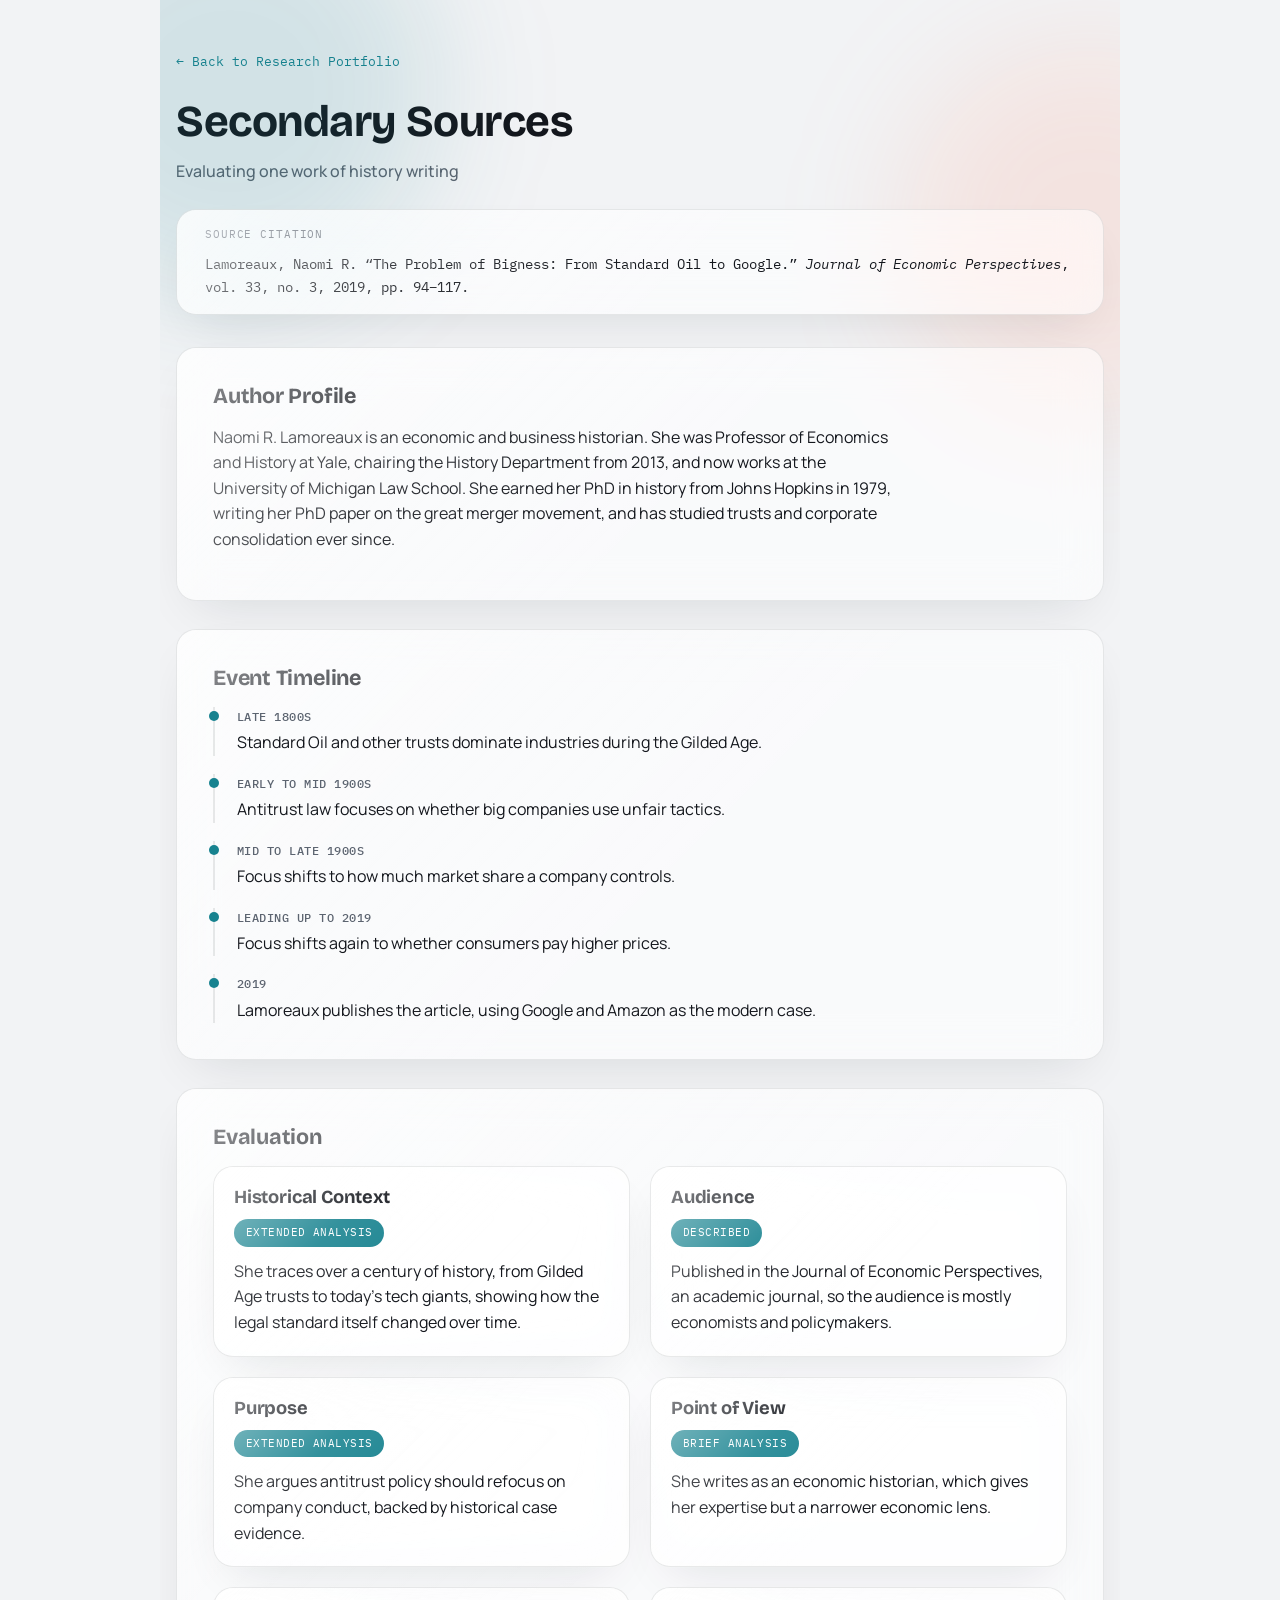
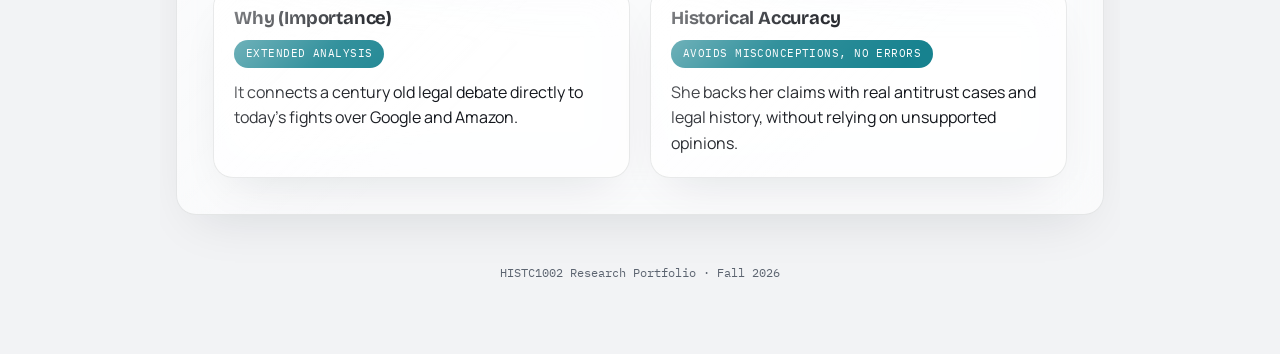
<file: secondary-sources.html>
<!-- This page must not include anything with sensitive or legal information:
     no birth certificates, no marriage certificates, nothing with a social
     security number. -->
<!DOCTYPE html>
<html lang="en">
<head>
<meta charset="UTF-8">
<meta name="viewport" content="width=device-width, initial-scale=1.0">
<title>Secondary Sources — Research Portfolio</title>
<link rel="preconnect" href="https://fonts.googleapis.com">
<link rel="preconnect" href="https://fonts.gstatic.com" crossorigin>
<link href="https://fonts.googleapis.com/css2?family=Bricolage+Grotesque:opsz,wght@12..96,500;12..96,600;12..96,700&family=Manrope:wght@400;500;600;700&family=IBM+Plex+Mono:wght@400;500&display=swap" rel="stylesheet">
<link rel="stylesheet" href="styles.css">
</head>
<body>
<div class="page">
  <div class="bloom bloom-a"></div>
  <div class="bloom bloom-b"></div>

  <a class="back-link" href="index.html">&larr; Back to Research Portfolio</a>

  <header>
    <h1>Secondary Sources</h1>
    <p class="subtitle">Evaluating one work of history writing</p>
  </header>

  <div class="citation-panel glass">
    <p class="citation-label">Source Citation</p>
    <p class="citation-text">Lamoreaux, Naomi R. &ldquo;The Problem of Bigness: From Standard Oil to Google.&rdquo; <em>Journal of Economic Perspectives</em>, vol. 33, no. 3, 2019, pp. 94&ndash;117.</p>
  </div>

  <section class="content-section glass">
    <h2>Author Profile</h2>
    <p>Naomi R. Lamoreaux is an economic and business historian. She was Professor of Economics and History at Yale, chairing the History Department from 2013, and now works at the University of Michigan Law School. She earned her PhD in history from Johns Hopkins in 1979, writing her PhD paper on the great merger movement, and has studied trusts and corporate consolidation ever since.</p>
  </section>

  <section class="content-section glass">
    <h2>Event Timeline</h2>
    <ul class="timeline">
      <li>
        <span class="timeline-date">Late 1800s</span>
        <p class="timeline-text">Standard Oil and other trusts dominate industries during the Gilded Age.</p>
      </li>
      <li>
        <span class="timeline-date">Early to mid 1900s</span>
        <p class="timeline-text">Antitrust law focuses on whether big companies use unfair tactics.</p>
      </li>
      <li>
        <span class="timeline-date">Mid to late 1900s</span>
        <p class="timeline-text">Focus shifts to how much market share a company controls.</p>
      </li>
      <li>
        <span class="timeline-date">Leading up to 2019</span>
        <p class="timeline-text">Focus shifts again to whether consumers pay higher prices.</p>
      </li>
      <li>
        <span class="timeline-date">2019</span>
        <p class="timeline-text">Lamoreaux publishes the article, using Google and Amazon as the modern case.</p>
      </li>
    </ul>
  </section>

  <section class="content-section glass">
    <h2>Evaluation</h2>
    <div class="eval-grid">

      <div class="eval-card glass">
        <h3 class="eval-category">Historical Context</h3>
        <span class="rating-pill">Extended analysis</span>
        <p class="eval-note">She traces over a century of history, from Gilded Age trusts to today&rsquo;s tech giants, showing how the legal standard itself changed over time.</p>
      </div>

      <div class="eval-card glass">
        <h3 class="eval-category">Audience</h3>
        <span class="rating-pill">Described</span>
        <p class="eval-note">Published in the Journal of Economic Perspectives, an academic journal, so the audience is mostly economists and policymakers.</p>
      </div>

      <div class="eval-card glass">
        <h3 class="eval-category">Purpose</h3>
        <span class="rating-pill">Extended analysis</span>
        <p class="eval-note">She argues antitrust policy should refocus on company conduct, backed by historical case evidence.</p>
      </div>

      <div class="eval-card glass">
        <h3 class="eval-category">Point of View</h3>
        <span class="rating-pill">Brief analysis</span>
        <p class="eval-note">She writes as an economic historian, which gives her expertise but a narrower economic lens.</p>
      </div>

      <div class="eval-card glass">
        <h3 class="eval-category">Why (Importance)</h3>
        <span class="rating-pill">Extended analysis</span>
        <p class="eval-note">It connects a century old legal debate directly to today&rsquo;s fights over Google and Amazon.</p>
      </div>

      <div class="eval-card glass">
        <h3 class="eval-category">Historical Accuracy</h3>
        <span class="rating-pill">Avoids misconceptions, no errors</span>
        <p class="eval-note">She backs her claims with real antitrust cases and legal history, without relying on unsupported opinions.</p>
      </div>

    </div>
  </section>

  <footer>HISTC1002 Research Portfolio &middot; Fall 2026</footer>
</div>
</body>
</html>
</file>
<file: styles.css>
/* ==========================================================================
   Research Portfolio — shared styles
   Modern museum aesthetic: white gallery walls, frosted glass panels.
   ========================================================================== */

:root {
  --wall: #FFFFFF;
  --wall-2: #F2F3F5;
  --glass: rgba(255, 255, 255, .6);
  --glass-border: rgba(20, 24, 30, .09);
  --ink: #14171D;
  --muted: #5C6470;
  --accent: #17828F;
  --accent-ink: #FFFFFF;
  --bloom-a: rgba(23, 130, 143, .14);
  --bloom-b: rgba(255, 138, 99, .14);
  --shadow: rgba(20, 24, 30, .12);

  --font-heading: "Bricolage Grotesque", system-ui, sans-serif;
  --font-body: "Manrope", system-ui, sans-serif;
  --font-mono: "IBM Plex Mono", ui-monospace, monospace;
}

* {
  box-sizing: border-box;
}

html {
  -webkit-text-size-adjust: 100%;
}

body {
  margin: 0;
  background: var(--wall-2);
  color: var(--ink);
  font-family: var(--font-body);
  font-size: 16px;
  line-height: 1.6;
}

img {
  max-width: 100%;
  display: block;
}

a {
  color: inherit;
}

.page {
  position: relative;
  max-width: 960px;
  margin: 0 auto;
  padding: 48px 16px 72px;
  overflow-x: hidden;
}

/* ---- background blooms -------------------------------------------------- */

.bloom {
  position: absolute;
  z-index: 0;
  border-radius: 50%;
  filter: blur(60px);
  pointer-events: none;
}

.bloom-a {
  width: 420px;
  height: 420px;
  background: var(--bloom-a);
  top: -120px;
  left: -140px;
}

.bloom-b {
  width: 380px;
  height: 380px;
  background: var(--bloom-b);
  top: 40px;
  right: -160px;
}

/* ---- glass panel ---------------------------------------------------------
   background: var(--glass), 1px border, 20px radius, blur+saturate backdrop,
   soft shadow, diagonal sheen overlay.
   -------------------------------------------------------------------------- */

.glass {
  position: relative;
  z-index: 1;
  background: var(--glass);
  border: 1px solid var(--glass-border);
  border-radius: 20px;
  backdrop-filter: blur(22px) saturate(160%);
  -webkit-backdrop-filter: blur(22px) saturate(160%);
  box-shadow: 0 20px 50px -20px var(--shadow);
  overflow: hidden;
}

.glass::before {
  content: "";
  position: absolute;
  inset: 0;
  background: linear-gradient(
    135deg,
    rgba(255, 255, 255, .55) 0%,
    rgba(255, 255, 255, .12) 30%,
    rgba(255, 255, 255, 0) 55%
  );
  pointer-events: none;
}

/* ---- type helpers --------------------------------------------------------- */

.eyebrow {
  font-family: var(--font-mono);
  font-size: 13px;
  letter-spacing: .04em;
  color: var(--muted);
  margin: 0 0 12px;
}

h1, h2, h3 {
  font-family: var(--font-heading);
  font-weight: 700;
  letter-spacing: -.01em;
  margin: 0 0 12px;
  line-height: 1.15;
}

h1 {
  font-size: clamp(2rem, 5vw, 2.75rem);
}

h2 {
  font-size: 1.35rem;
}

.byline {
  font-family: var(--font-mono);
  font-size: 14px;
  color: var(--muted);
  margin: 0 0 20px;
}

.subtitle {
  font-family: var(--font-body);
  font-weight: 500;
  color: var(--muted);
  margin: 0 0 24px;
}

p {
  margin: 0 0 12px;
}

/* ---- hero ------------------------------------------------------------- */

.hero {
  padding: 40px clamp(20px, 5vw, 48px);
  margin-bottom: 32px;
}

.hero .intro {
  max-width: 60ch;
  color: var(--ink);
  font-size: 1.05rem;
}

/* ---- nav pills ---------------------------------------------------------- */

.nav-pills {
  display: flex;
  flex-wrap: wrap;
  gap: 12px;
  list-style: none;
  margin: 0;
  padding: 0;
}

.pill {
  display: flex;
  flex-direction: column;
  gap: 2px;
  padding: 12px 18px;
  border-radius: 999px;
  text-decoration: none;
  background: var(--glass);
  border: 1px solid var(--glass-border);
  backdrop-filter: blur(22px) saturate(160%);
  -webkit-backdrop-filter: blur(22px) saturate(160%);
  min-width: 150px;
  transition: transform .15s ease, box-shadow .15s ease;
}

.pill-week {
  font-family: var(--font-mono);
  font-size: 11px;
  letter-spacing: .04em;
  color: var(--muted);
}

.pill-label {
  font-family: var(--font-body);
  font-weight: 600;
  font-size: 14px;
  color: var(--ink);
}

.pill.active {
  background: var(--accent);
  border-color: var(--accent);
  box-shadow: 0 10px 24px -12px var(--shadow);
}

.pill.active .pill-week,
.pill.active .pill-label {
  color: var(--accent-ink);
}

.pill.active:hover {
  transform: translateY(-2px);
}

.pill.locked {
  opacity: .55;
  cursor: default;
  pointer-events: none;
}

.pill.locked .pill-label::after {
  content: " \1F512";
  font-size: 11px;
}

/* ---- back link ----------------------------------------------------------- */

.back-link {
  display: inline-block;
  font-family: var(--font-mono);
  font-size: 13px;
  color: var(--accent);
  text-decoration: none;
  margin-bottom: 24px;
}

.back-link:hover {
  text-decoration: underline;
}

/* ---- exhibit grid --------------------------------------------------------- */

.exhibit-grid {
  display: grid;
  grid-template-columns: repeat(2, 1fr);
  gap: 20px;
  margin-top: 32px;
}

@media (max-width: 700px) {
  .exhibit-grid {
    grid-template-columns: 1fr;
  }
}

.exhibit {
  display: flex;
  flex-direction: column;
}

.exhibit-media {
  aspect-ratio: 4 / 3;
  background: var(--wall-2);
  border-bottom: 1px solid var(--glass-border);
  overflow: hidden;
}

.exhibit-media img {
  width: 100%;
  height: 100%;
  object-fit: cover;
}

.exhibit-body {
  position: relative;
  z-index: 1;
  padding: 20px;
}

.exhibit-number {
  font-family: var(--font-mono);
  font-size: 12px;
  letter-spacing: .04em;
  color: var(--accent);
  margin-bottom: 6px;
}

.exhibit-title {
  font-family: var(--font-heading);
  font-weight: 600;
  font-size: 1.1rem;
  margin: 0 0 4px;
}

.exhibit-meta {
  font-family: var(--font-mono);
  font-size: 12px;
  color: var(--muted);
  margin: 0 0 12px;
}

.exhibit-caption {
  font-size: .95rem;
  color: var(--ink);
  margin: 0;
}

/* ---- source panels (primary sources page) --------------------------------- */

.source-stack {
  display: flex;
  flex-direction: column;
  gap: 28px;
  margin-top: 32px;
}

.source {
  padding: clamp(20px, 4vw, 36px);
}

.source-header {
  margin-bottom: 20px;
}

.source-eyebrow {
  font-family: var(--font-mono);
  font-size: 12px;
  letter-spacing: .08em;
  color: var(--accent);
  margin: 0 0 8px;
}

.source-title {
  font-family: var(--font-heading);
  font-weight: 700;
  font-size: clamp(1.5rem, 3.2vw, 2rem);
  margin: 0 0 8px;
}

.source-intro {
  font-family: var(--font-body);
  color: var(--muted);
  font-size: 1rem;
  margin: 0;
  max-width: 60ch;
}

.source-media {
  background: var(--wall-2);
  border: 1px solid var(--glass-border);
  border-radius: 14px;
  padding: 16px;
  margin: 0 0 24px;
  display: flex;
  justify-content: center;
  align-items: center;
}

.source-media img {
  width: 100%;
  max-width: 640px;
  min-height: 320px;
  max-height: 640px;
  height: auto;
  object-fit: contain;
}

@media (min-width: 700px) {
  .source-media img {
    min-height: 480px;
  }
}

.source-rows {
  display: grid;
  grid-template-columns: 180px 1fr;
  gap: 14px 24px;
  margin: 0;
}

.source-rows dt {
  font-family: var(--font-mono);
  font-size: 12px;
  letter-spacing: .04em;
  color: var(--muted);
  text-transform: uppercase;
  padding-top: 2px;
}

.source-rows dd {
  margin: 0;
  font-size: .98rem;
  color: var(--ink);
  padding-bottom: 14px;
  border-bottom: 1px solid var(--glass-border);
}

.source-rows dt {
  padding-bottom: 14px;
  border-bottom: 1px solid var(--glass-border);
}

.source-rows > dt:last-of-type,
.source-rows > dd:last-of-type {
  border-bottom: none;
  padding-bottom: 0;
}

@media (max-width: 700px) {
  .source-rows {
    grid-template-columns: 1fr;
    gap: 4px;
  }

  .source-rows dt {
    padding-bottom: 4px;
    border-bottom: none;
  }

  .source-rows dd {
    padding-bottom: 14px;
    margin-bottom: 4px;
  }

  .source-rows > dt:last-of-type {
    padding-bottom: 4px;
  }
}

/* ---- citation panel (secondary sources page) ------------------------------- */

.citation-panel {
  padding: 16px clamp(18px, 4vw, 28px);
  margin: 0 0 32px;
}

.citation-label {
  font-family: var(--font-mono);
  font-size: 11px;
  letter-spacing: .08em;
  color: var(--muted);
  text-transform: uppercase;
  margin: 0 0 8px;
}

.citation-text {
  font-family: var(--font-mono);
  font-size: .9rem;
  color: var(--ink);
  margin: 0;
}

/* ---- content sections (secondary sources page) ----------------------------- */

.content-section {
  padding: clamp(20px, 4vw, 36px);
  margin-bottom: 28px;
}

.content-section:last-of-type {
  margin-bottom: 0;
}

.content-section h2 {
  margin: 0 0 16px;
}

.content-section p {
  font-family: var(--font-body);
  font-size: 1rem;
  color: var(--ink);
  max-width: 68ch;
}

/* ---- timeline ---------------------------------------------------------------- */

.timeline {
  list-style: none;
  margin: 0;
  padding: 0;
  display: flex;
  flex-direction: column;
  gap: 18px;
}

.timeline li {
  position: relative;
  padding-left: 22px;
  border-left: 2px solid var(--glass-border);
}

.timeline li::before {
  content: "";
  position: absolute;
  left: -6px;
  top: 4px;
  width: 10px;
  height: 10px;
  border-radius: 50%;
  background: var(--accent);
}

.timeline-date {
  display: block;
  font-family: var(--font-mono);
  font-weight: 500;
  font-size: 12px;
  letter-spacing: .04em;
  text-transform: uppercase;
  color: var(--muted);
  margin-bottom: 4px;
}

.timeline-text {
  font-family: var(--font-body);
  margin: 0;
  color: var(--ink);
  font-size: .98rem;
}

/* ---- evaluation cards ---------------------------------------------------------- */

.eval-grid {
  display: grid;
  grid-template-columns: repeat(2, 1fr);
  gap: 20px;
}

@media (max-width: 700px) {
  .eval-grid {
    grid-template-columns: 1fr;
  }
}

.eval-card {
  padding: 20px;
}

.eval-category {
  font-family: var(--font-heading);
  font-weight: 700;
  font-size: 1.15rem;
  letter-spacing: -.01em;
  margin: 0 0 10px;
}

.rating-pill {
  display: inline-block;
  font-family: var(--font-mono);
  font-size: 11px;
  letter-spacing: .04em;
  text-transform: uppercase;
  color: var(--accent-ink);
  background: var(--accent);
  border-radius: 999px;
  padding: 5px 12px;
  margin: 0 0 12px;
}

.eval-note {
  font-family: var(--font-body);
  margin: 0;
  color: var(--muted);
  font-size: .92rem;
}

/* ---- lists and question callout (historical question page) ---------------- */

.content-list {
  margin: 0 0 16px;
  padding-left: 1.4em;
  max-width: 68ch;
}

.content-list li {
  margin-bottom: 8px;
  padding-left: 4px;
}

.content-list li::marker {
  color: var(--accent);
}

.question-callout {
  margin: 0;
  padding: clamp(18px, 4vw, 28px);
  background: rgba(23, 130, 143, .08);
  border: 1px solid rgba(23, 130, 143, .3);
  border-left: 6px solid var(--accent);
  border-radius: 14px;
}

.content-section .question-callout p {
  margin: 0;
  max-width: none;
  font-family: var(--font-heading);
  font-weight: 600;
  font-size: clamp(1.15rem, 3vw, 1.5rem);
  line-height: 1.35;
}

/* ---- source links (secondary source analyses page) ------------------------ */

.source-link {
  overflow-wrap: anywhere;
}

/* ---- archive thumbnails (primary source analyses page) -------------------- */

.source-thumb-figure {
  flex-direction: column;
  gap: 12px;
  margin: 0;
}

.source-thumb {
  display: flex;
  flex-direction: column;
  align-items: center;
  gap: 10px;
  width: 100%;
  max-width: 640px;
  padding: clamp(20px, 5vw, 36px) 16px;
  background: var(--wall);
  border: 1px solid var(--glass-border);
  border-radius: 10px;
  color: var(--accent);
  text-decoration: none;
  text-align: center;
}

.source-thumb:hover,
.source-thumb:focus-visible {
  border-color: var(--accent);
}

.source-thumb-art {
  width: 100%;
  max-width: 320px;
  height: auto;
}

.source-thumb-label {
  font-family: var(--font-mono);
  font-size: 12px;
  letter-spacing: .04em;
  color: var(--muted);
  text-transform: uppercase;
}

.source-thumb-cta {
  font-weight: 600;
}

.source-thumb-figure figcaption {
  font-size: .88rem;
  color: var(--muted);
  max-width: 640px;
}

/* ---- footer ---------------------------------------------------------------- */

footer {
  position: relative;
  z-index: 1;
  margin-top: 48px;
  font-family: var(--font-mono);
  font-size: 12px;
  color: var(--muted);
  text-align: center;
}

/* ---- small screens --------------------------------------------------------- */

@media (max-width: 400px) {
  .hero {
    padding: 28px 18px;
  }

  .pill {
    min-width: 0;
    flex: 1 1 45%;
  }

  .source {
    padding: 18px;
  }

  .source-media {
    padding: 10px;
  }

  .source-media img {
    min-height: 220px;
  }

  .content-section {
    padding: 18px;
  }

  .citation-panel {
    padding: 14px 16px;
  }

  .eval-card {
    padding: 16px;
  }
}

/* ---- works cited (final findings page) ------------------------------------ */

.works-cited p {
  padding-left: 2em;
  text-indent: -2em;
}
</file>
